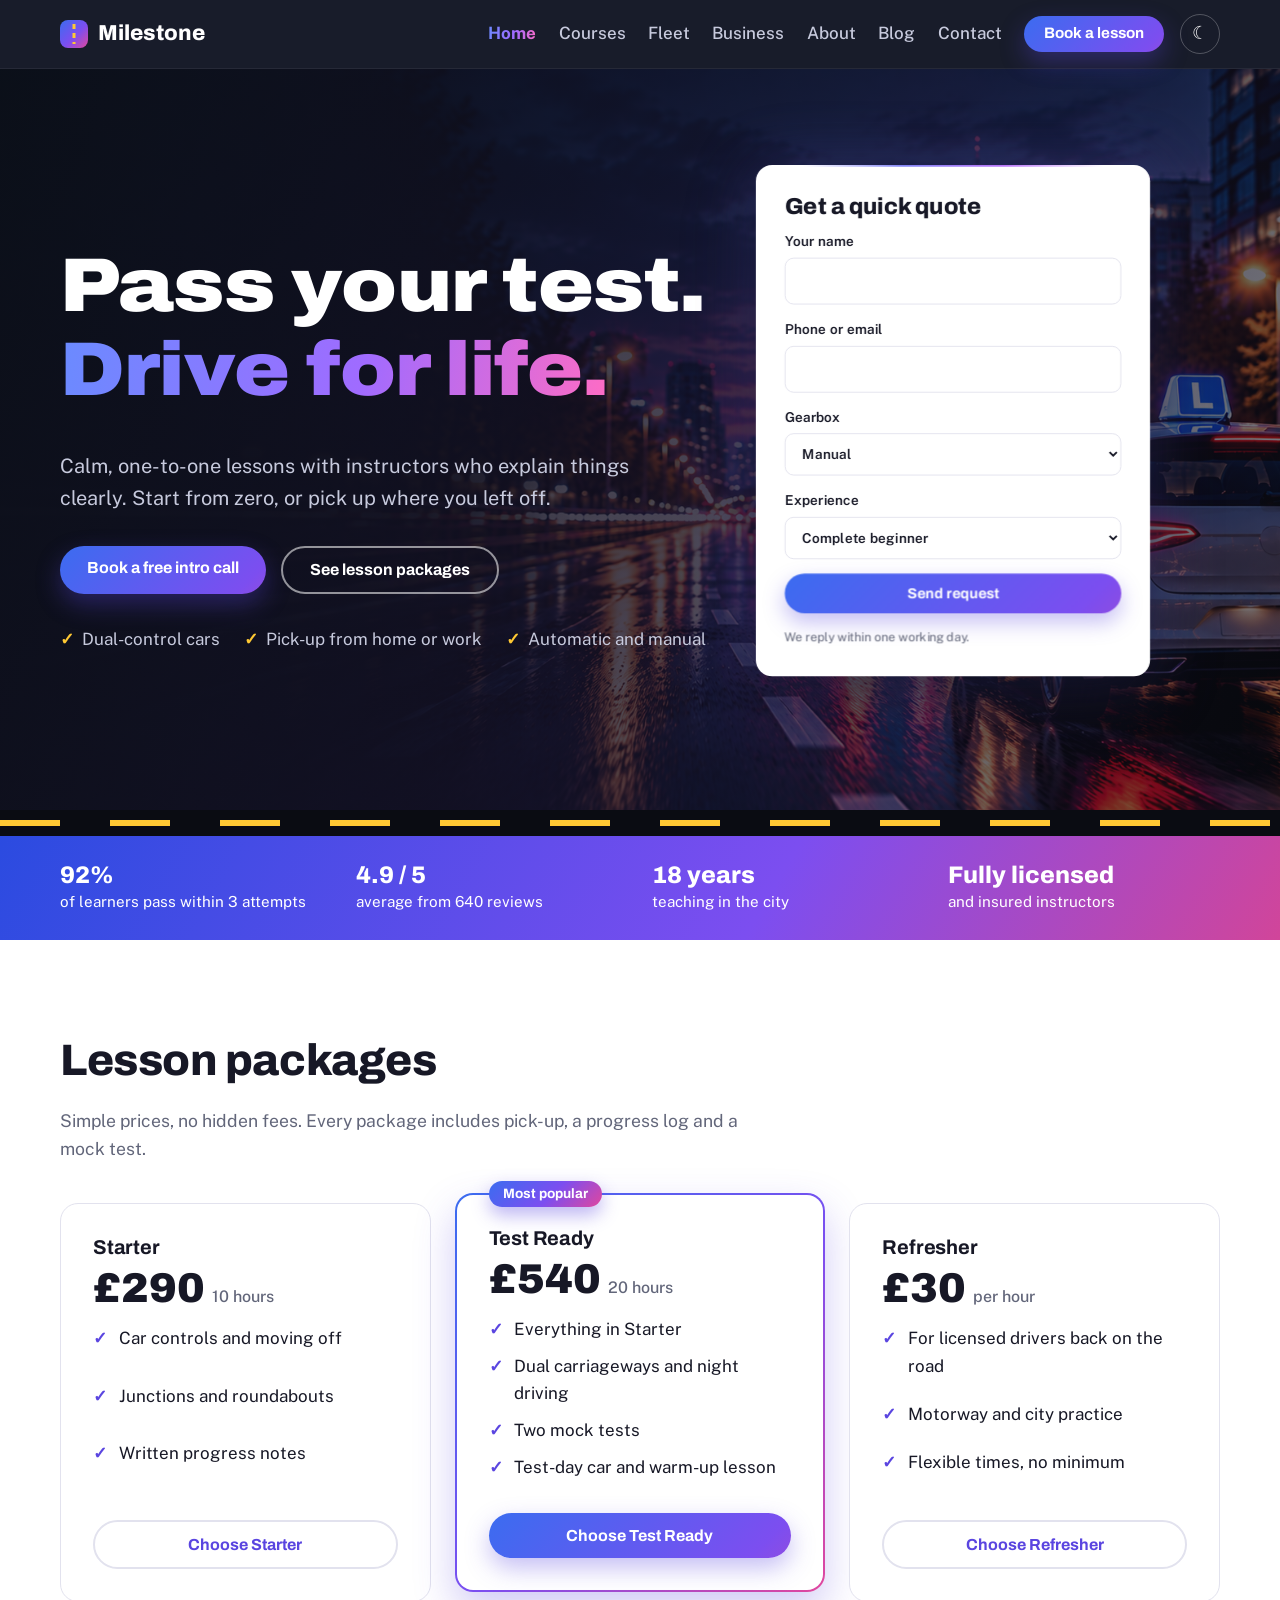
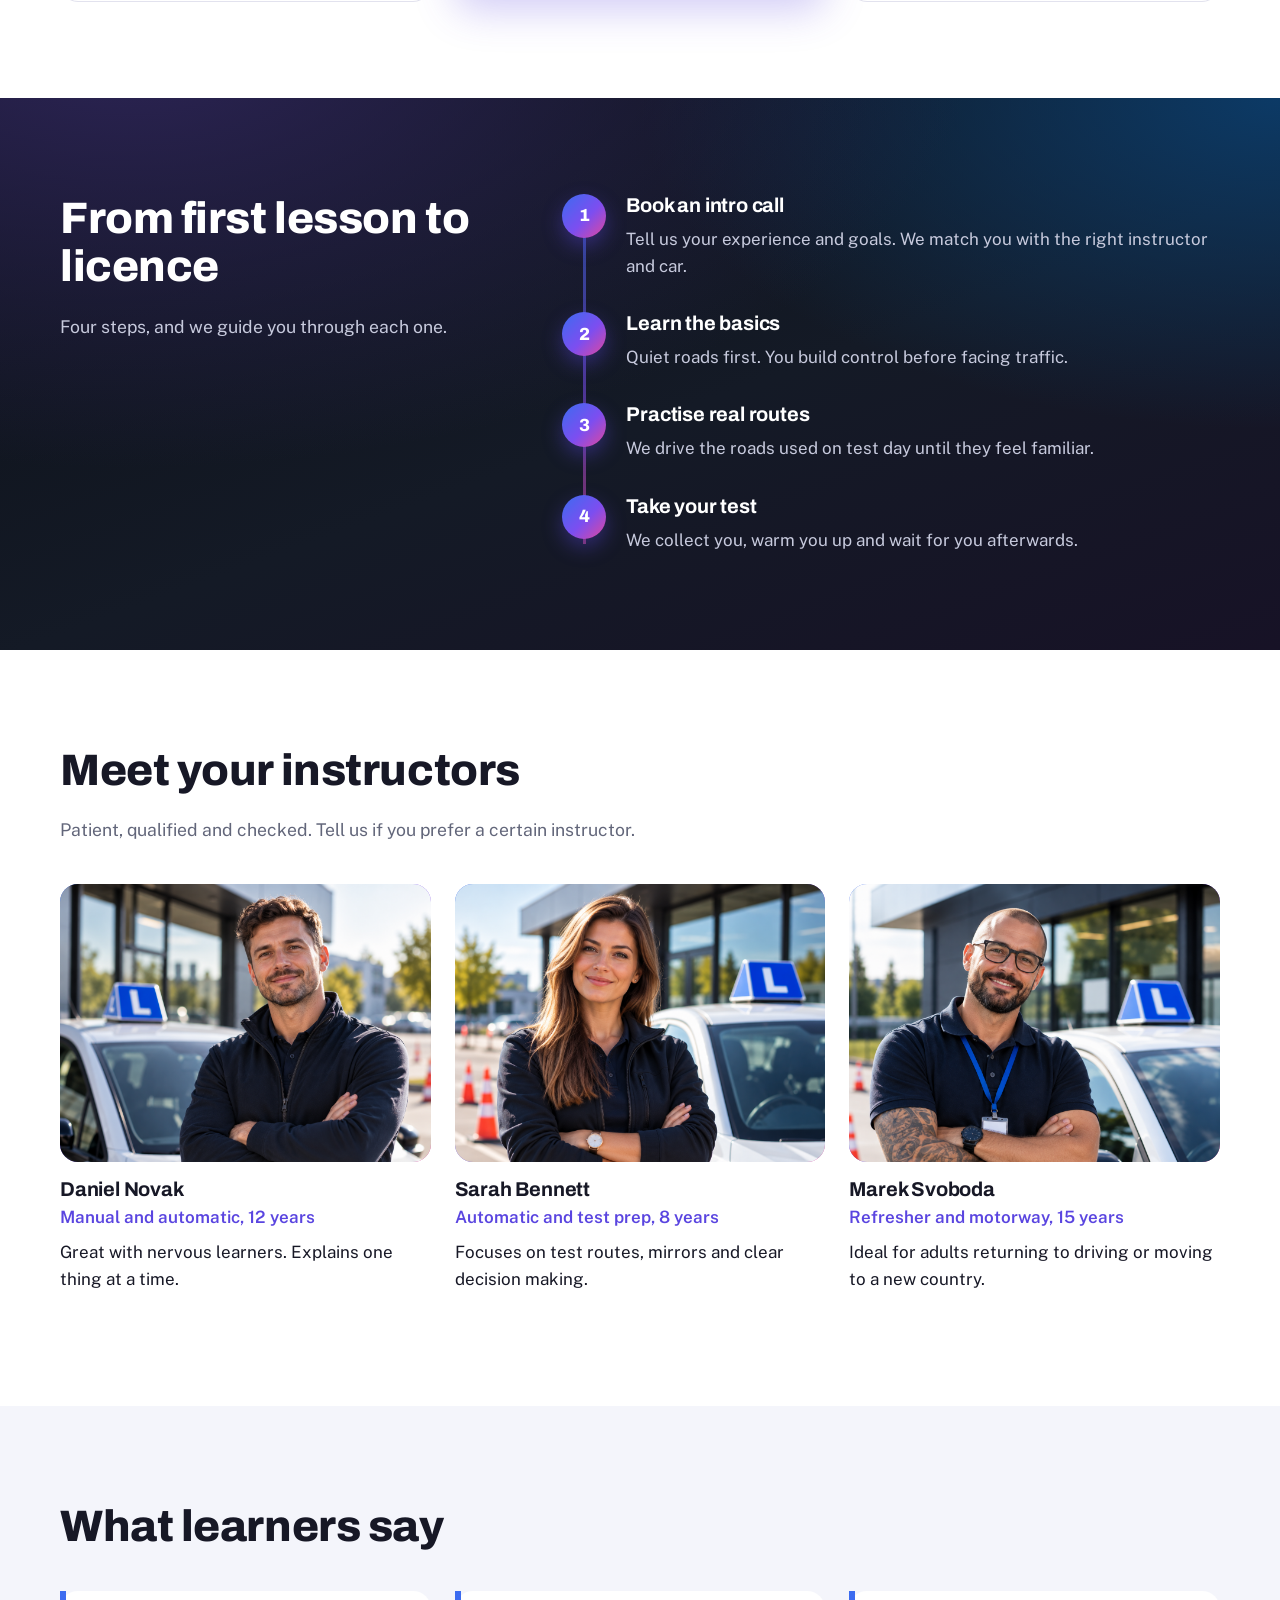
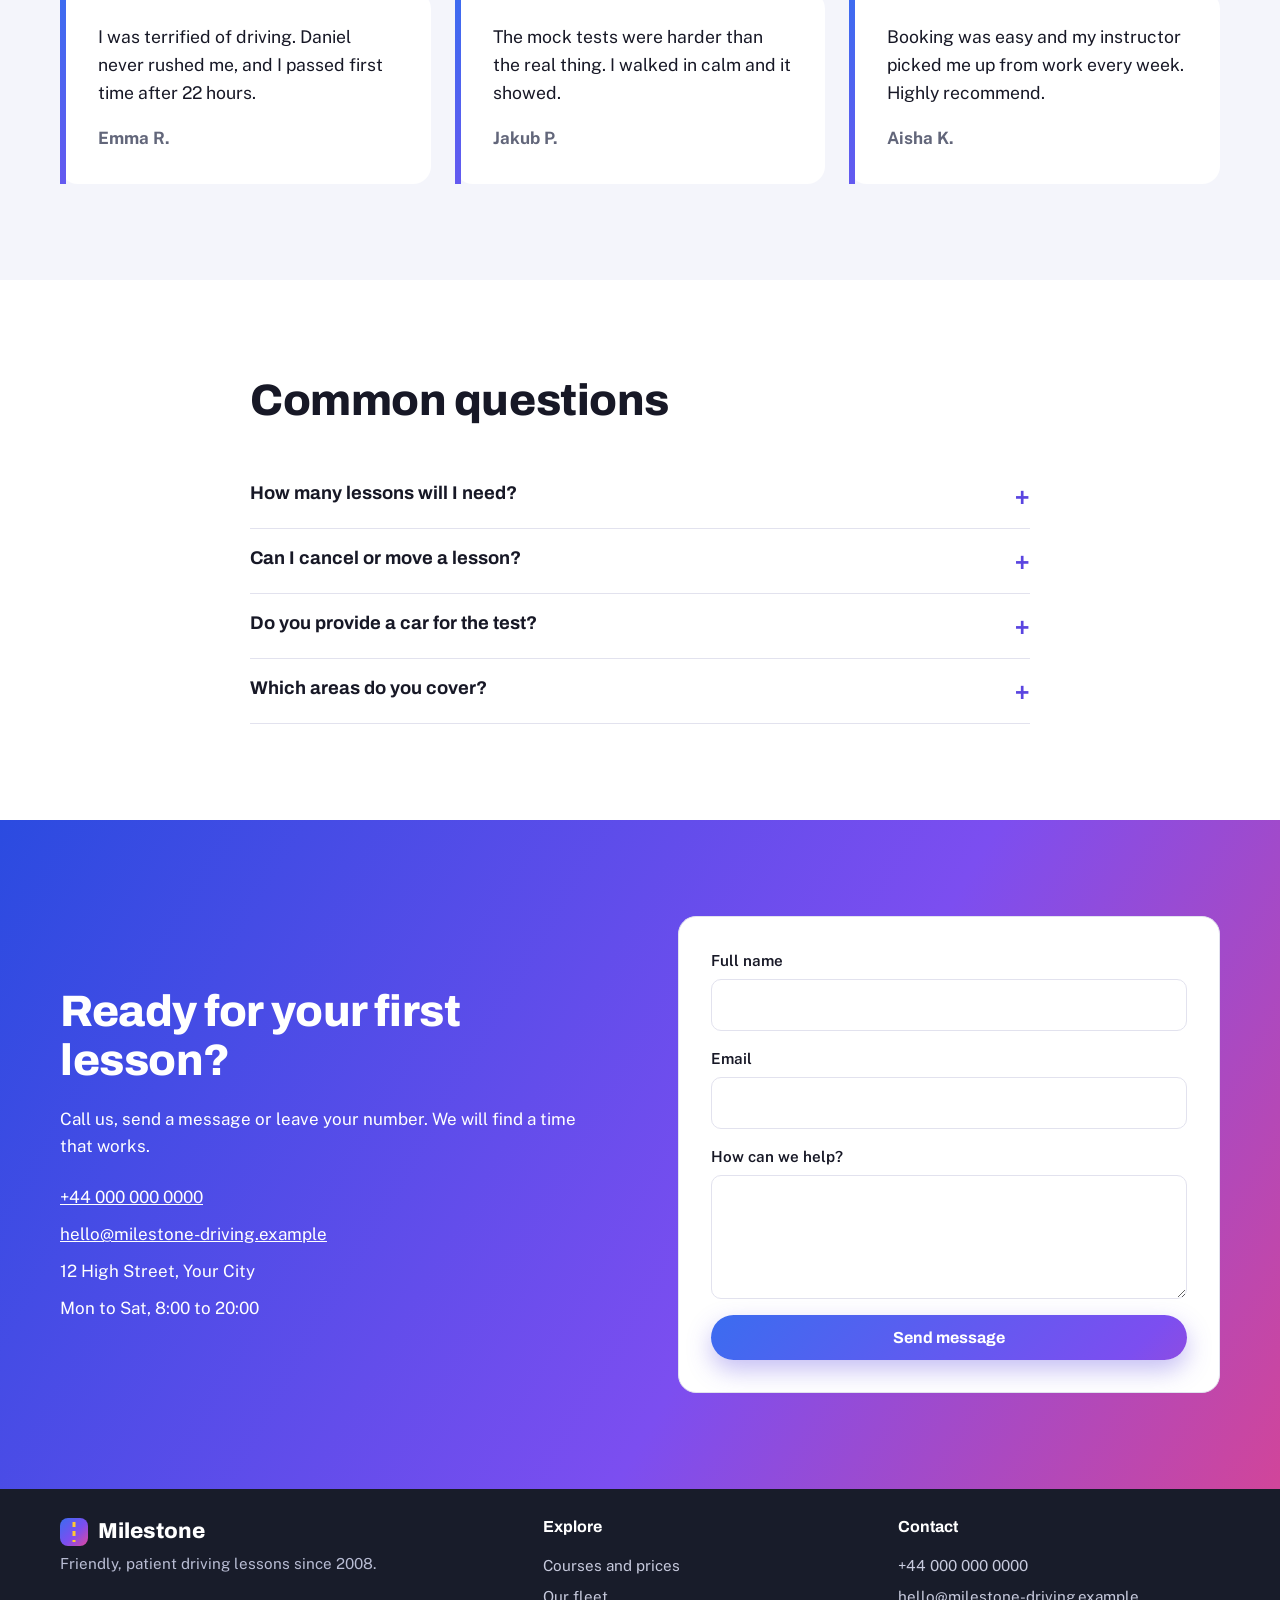
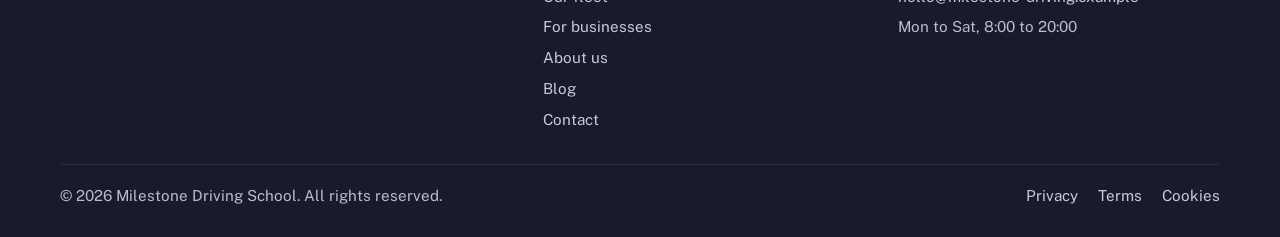
<file: index.html>
<!DOCTYPE html>
<html lang="en">
<head>
  <meta charset="UTF-8">
  <meta name="viewport" content="width=device-width, initial-scale=1">
  <title>Milestone Driving School | Learn to drive with confidence</title>
  <!-- Replace the <title> and description below with your own school name and a one-sentence summary -->
  <meta name="description" content="Friendly, patient driving lessons for beginners, nervous drivers and anyone who wants to pass first time.">
  <link rel="preconnect" href="https://fonts.googleapis.com">
  <link rel="preconnect" href="https://fonts.gstatic.com" crossorigin>
  <link href="https://fonts.googleapis.com/css2?family=Archivo:wdth,wght@75..125,500..900&family=Public+Sans:wght@400;500;600&display=swap" rel="stylesheet">
  <link rel="stylesheet" href="style.css?v=3">
  <script>try{var t=localStorage.getItem("theme")||(matchMedia("(prefers-color-scheme: dark)").matches?"dark":"light");document.documentElement.setAttribute("data-theme",t)}catch(e){}</script>
  <link rel="icon" type="image/png" href="images/favicon.png">
</head>
<body>

<a class="skip" href="#main">Skip to content</a>

<header class="site-header">
  <div class="wrap bar">
    <!-- "Milestone" is the school name shown in the logo. It also appears in the footer below and on every other page - replace it everywhere it appears -->
    <a class="logo" href="index.html" aria-label="Milestone Driving School home">
      <span class="logo-mark" aria-hidden="true"></span>Milestone
    </a>
    <div class="bar-end">
      <input type="checkbox" id="nav-toggle" class="nav-toggle" aria-label="Toggle menu">
      <nav class="nav" aria-label="Main">
      <a href="index.html" aria-current="page">Home</a>
      <a href="courses.html">Courses</a>
      <a href="fleet.html">Fleet</a>
      <a href="business.html">Business</a>
      <a href="about.html">About</a>
      <a href="blog.html">Blog</a>
      <a href="contact.html">Contact</a>
        <a class="btn btn-small" href="contact.html">Book a lesson</a>
      </nav>
      <button class="theme-toggle" id="theme-toggle" type="button" aria-label="Switch to dark mode"></button>
      <label for="nav-toggle" class="burger" aria-hidden="true"><span></span></label>
    </div>
  </div>
</header>

<main id="main">

<!-- HERO -->
<section class="hero" id="top">
  <div class="wrap hero-grid">
    <div class="hero-copy">
      <!-- Replace with your own headline -->
      <h1>Pass your test.<br><span class="grad-text">Drive for life.</span></h1>
      <!-- Replace with your own short pitch, 1-2 sentences -->
      <p class="lead">Calm, one-to-one lessons with instructors who explain things clearly. Start from zero, or pick up where you left off.</p>
      <div class="hero-actions">
        <a class="btn" href="#book">Book a free intro call</a>
        <a class="btn btn-ghost" href="courses.html">See lesson packages</a>
      </div>
      <!-- Replace with your own three key selling points -->
      <ul class="ticks">
        <li>Dual-control cars</li>
        <li>Pick-up from home or work</li>
        <li>Automatic and manual</li>
      </ul>
    </div>

    <aside class="quote-card" aria-label="Quick price check">
      <h2>Get a quick quote</h2>
      <!-- IMPORTANT: action="#" does not send this form anywhere. Point it to your booking system, email service (e.g. Formspree) or backend before going live -->
      <form class="form" action="#" method="post">
        <label>Your name
          <input type="text" name="name" autocomplete="name" required>
        </label>
        <label>Phone or email
          <input type="text" name="contact" required>
        </label>
        <label>Gearbox
          <select name="gearbox">
            <option>Manual</option>
            <option>Automatic</option>
            <option>Not sure yet</option>
          </select>
        </label>
        <label>Experience
          <select name="level">
            <option>Complete beginner</option>
            <option>Some lessons already</option>
            <option>Ready for my test</option>
          </select>
        </label>
        <button class="btn btn-block" type="submit">Send request</button>
        <p class="fine">We reply within one working day.</p>
      </form>
    </aside>
  </div>
  <div class="road" aria-hidden="true"></div>
</section>

<!-- TRUST BAR -->
<section class="trust">
  <!-- Replace with your real statistics -->
  <div class="wrap trust-grid">
    <p><strong>92%</strong> of learners pass within 3 attempts</p>
    <p><strong>4.9 / 5</strong> average from 640 reviews</p>
    <p><strong>18 years</strong> teaching in the city</p>
    <p><strong>Fully licensed</strong> and insured instructors</p>
  </div>
</section>

<!-- COURSES -->
<section class="section" id="courses">
  <div class="wrap">
    <div class="section-head">
      <h2>Lesson packages</h2>
      <p>Simple prices, no hidden fees. Every package includes pick-up, a progress log and a mock test.</p>
    </div>

    <!-- Replace prices, hours and included items in all three packages below with your own -->
    <div class="cards three">
      <article class="plan">
        <h3>Starter</h3>
        <p class="price">£290 <span>10 hours</span></p>
        <ul>
          <li>Car controls and moving off</li>
          <li>Junctions and roundabouts</li>
          <li>Written progress notes</li>
        </ul>
        <a class="btn btn-ghost btn-block" href="#book">Choose Starter</a>
      </article>

      <article class="plan featured">
        <span class="badge">Most popular</span>
        <h3>Test Ready</h3>
        <p class="price">£540 <span>20 hours</span></p>
        <ul>
          <li>Everything in Starter</li>
          <li>Dual carriageways and night driving</li>
          <li>Two mock tests</li>
          <li>Test-day car and warm-up lesson</li>
        </ul>
        <a class="btn btn-block" href="#book">Choose Test Ready</a>
      </article>

      <article class="plan">
        <h3>Refresher</h3>
        <p class="price">£30 <span>per hour</span></p>
        <ul>
          <li>For licensed drivers back on the road</li>
          <li>Motorway and city practice</li>
          <li>Flexible times, no minimum</li>
        </ul>
        <a class="btn btn-ghost btn-block" href="#book">Choose Refresher</a>
      </article>
    </div>
  </div>
</section>

<!-- PROCESS -->
<section class="section dark" id="process">
  <div class="wrap split">
    <div class="section-head left">
      <h2>From first lesson to licence</h2>
      <p>Four steps, and we guide you through each one.</p>
    </div>
    <!-- Generic process steps - edit wording only if your process is different -->
    <ol class="steps">
      <li>
        <h3>Book an intro call</h3>
        <p>Tell us your experience and goals. We match you with the right instructor and car.</p>
      </li>
      <li>
        <h3>Learn the basics</h3>
        <p>Quiet roads first. You build control before facing traffic.</p>
      </li>
      <li>
        <h3>Practise real routes</h3>
        <p>We drive the roads used on test day until they feel familiar.</p>
      </li>
      <li>
        <h3>Take your test</h3>
        <p>We collect you, warm you up and wait for you afterwards.</p>
      </li>
    </ol>
  </div>
</section>

<!-- INSTRUCTORS -->
<section class="section" id="instructors">
  <div class="wrap">
    <div class="section-head">
      <h2>Meet your instructors</h2>
      <p>Patient, qualified and checked. Tell us if you prefer a certain instructor.</p>
    </div>
    <!-- Replace names, years of experience and descriptions with your real instructors -->
    <div class="cards three">
      <article class="person">
        <img class="photo" src="images/Novak.png" alt="Daniel Novak, driving instructor">
        <h3>Daniel Novak</h3>
        <p class="role">Manual and automatic, 12 years</p>
        <p>Great with nervous learners. Explains one thing at a time.</p>
      </article>
      <article class="person">
        <img class="photo" src="images/Bennett.png" alt="Sarah Bennett, driving instructor">
        <h3>Sarah Bennett</h3>
        <p class="role">Automatic and test prep, 8 years</p>
        <p>Focuses on test routes, mirrors and clear decision making.</p>
      </article>
      <article class="person">
        <img class="photo" src="images/Svoboda.png" alt="Marek Svoboda, driving instructor">
        <h3>Marek Svoboda</h3>
        <p class="role">Refresher and motorway, 15 years</p>
        <p>Ideal for adults returning to driving or moving to a new country.</p>
      </article>
    </div>
  </div>
</section>

<!-- REVIEWS -->
<section class="section tint" id="reviews">
  <div class="wrap">
    <div class="section-head">
      <h2>What learners say</h2>
    </div>
    <!-- Replace with your own real reviews and customer names -->
    <div class="cards three">
      <blockquote class="review">
        <p>I was terrified of driving. Daniel never rushed me, and I passed first time after 22 hours.</p>
        <footer>Emma R.</footer>
      </blockquote>
      <blockquote class="review">
        <p>The mock tests were harder than the real thing. I walked in calm and it showed.</p>
        <footer>Jakub P.</footer>
      </blockquote>
      <blockquote class="review">
        <p>Booking was easy and my instructor picked me up from work every week. Highly recommend.</p>
        <footer>Aisha K.</footer>
      </blockquote>
    </div>
  </div>
</section>

<!-- FAQ -->
<section class="section" id="faq">
  <div class="wrap narrow">
    <div class="section-head left">
      <h2>Common questions</h2>
    </div>
    <!-- Edit questions and answers to match your own policies (cancellation window, test car fee, areas covered, etc.) -->
    <details>
      <summary>How many lessons will I need?</summary>
      <p>It depends on your starting point. Most learners need 30 to 45 hours in total, including private practice.</p>
    </details>
    <details>
      <summary>Can I cancel or move a lesson?</summary>
      <p>Yes. Free changes up to 24 hours before. After that we charge half the lesson price.</p>
    </details>
    <details>
      <summary>Do you provide a car for the test?</summary>
      <p>Yes. It is included in the Test Ready package and costs £70 with other packages.</p>
    </details>
    <details>
      <summary>Which areas do you cover?</summary>
      <p>The whole city and surrounding suburbs. Ask us if you are not sure about your postcode.</p>
    </details>
  </div>
</section>

<!-- BOOKING CTA -->
<section class="cta" id="book">
  <div class="wrap cta-grid">
    <div>
      <h2>Ready for your first lesson?</h2>
      <p>Call us, send a message or leave your number. We will find a time that works.</p>
      <!-- Replace phone number, email, address and opening hours below. The same details also appear in the footer - update both places -->
      <ul class="contact">
        <li><a href="tel:+440000000000">+44 000 000 0000</a></li>
        <li><a href="mailto:hello@milestone-driving.example">hello@milestone-driving.example</a></li>
        <li>12 High Street, Your City</li>
        <li>Mon to Sat, 8:00 to 20:00</li>
      </ul>
    </div>
    <!-- IMPORTANT: action="#" does not send this form anywhere - point it to your form service or backend before going live -->
    <form class="form on-dark" action="#" method="post">
      <label>Full name
        <input type="text" name="fullname" autocomplete="name" required>
      </label>
      <label>Email
        <input type="email" name="email" autocomplete="email" required>
      </label>
      <label>How can we help?
        <textarea name="message" rows="4"></textarea>
      </label>
      <button class="btn btn-block" type="submit">Send message</button>
    </form>
  </div>
</section>

</main>

<footer class="site-footer">
  <div class="wrap foot-grid">
    <div>
      <!-- School name and founding year - keep in sync with the header logo above -->
      <a class="logo" href="index.html"><span class="logo-mark" aria-hidden="true"></span>Milestone</a>
      <p>Friendly, patient driving lessons since 2008.</p>
    </div>
    <nav aria-label="Footer">
      <h4>Explore</h4>
      <a href="courses.html">Courses and prices</a>
      <a href="fleet.html">Our fleet</a>
      <a href="business.html">For businesses</a>
      <a href="about.html">About us</a>
      <a href="blog.html">Blog</a>
      <a href="contact.html">Contact</a>
    </nav>
    <div>
      <!-- Replace phone number, email and opening hours - same details as the booking section above -->
      <h4>Contact</h4>
      <a href="tel:+440000000000">+44 000 000 0000</a>
      <a href="mailto:hello@milestone-driving.example">hello@milestone-driving.example</a>
      <span>Mon to Sat, 8:00 to 20:00</span>
    </div>
  </div>
  <div class="wrap copy">
    <!-- Update copyright year and school name -->
    <p>&copy; 2026 Milestone Driving School. All rights reserved.</p>
    <!-- These links currently go nowhere (href="#") - point them to real Privacy, Terms and Cookies pages -->
    <p><a href="#">Privacy</a> <a href="#">Terms</a> <a href="#">Cookies</a></p>
  </div>
</footer>

<script src="script.js?v=3"></script>
</body>
</html>
</file>
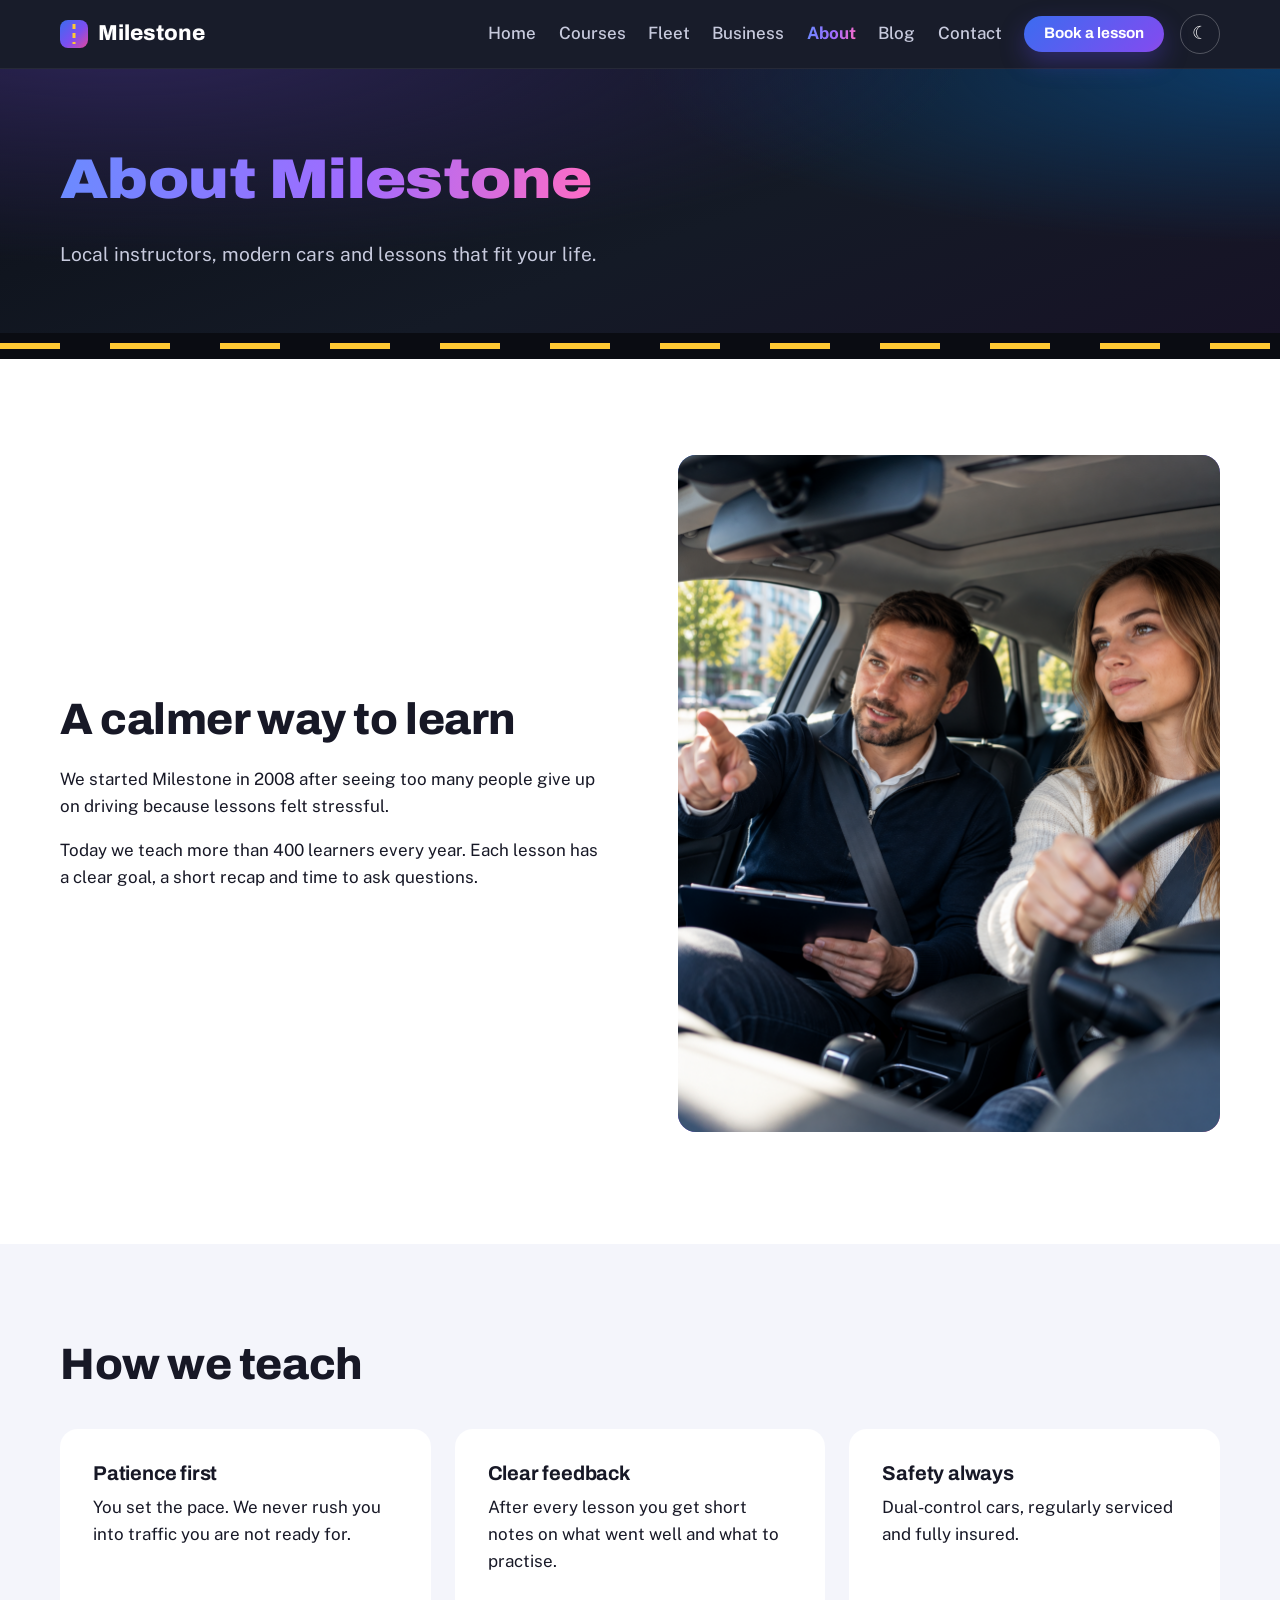
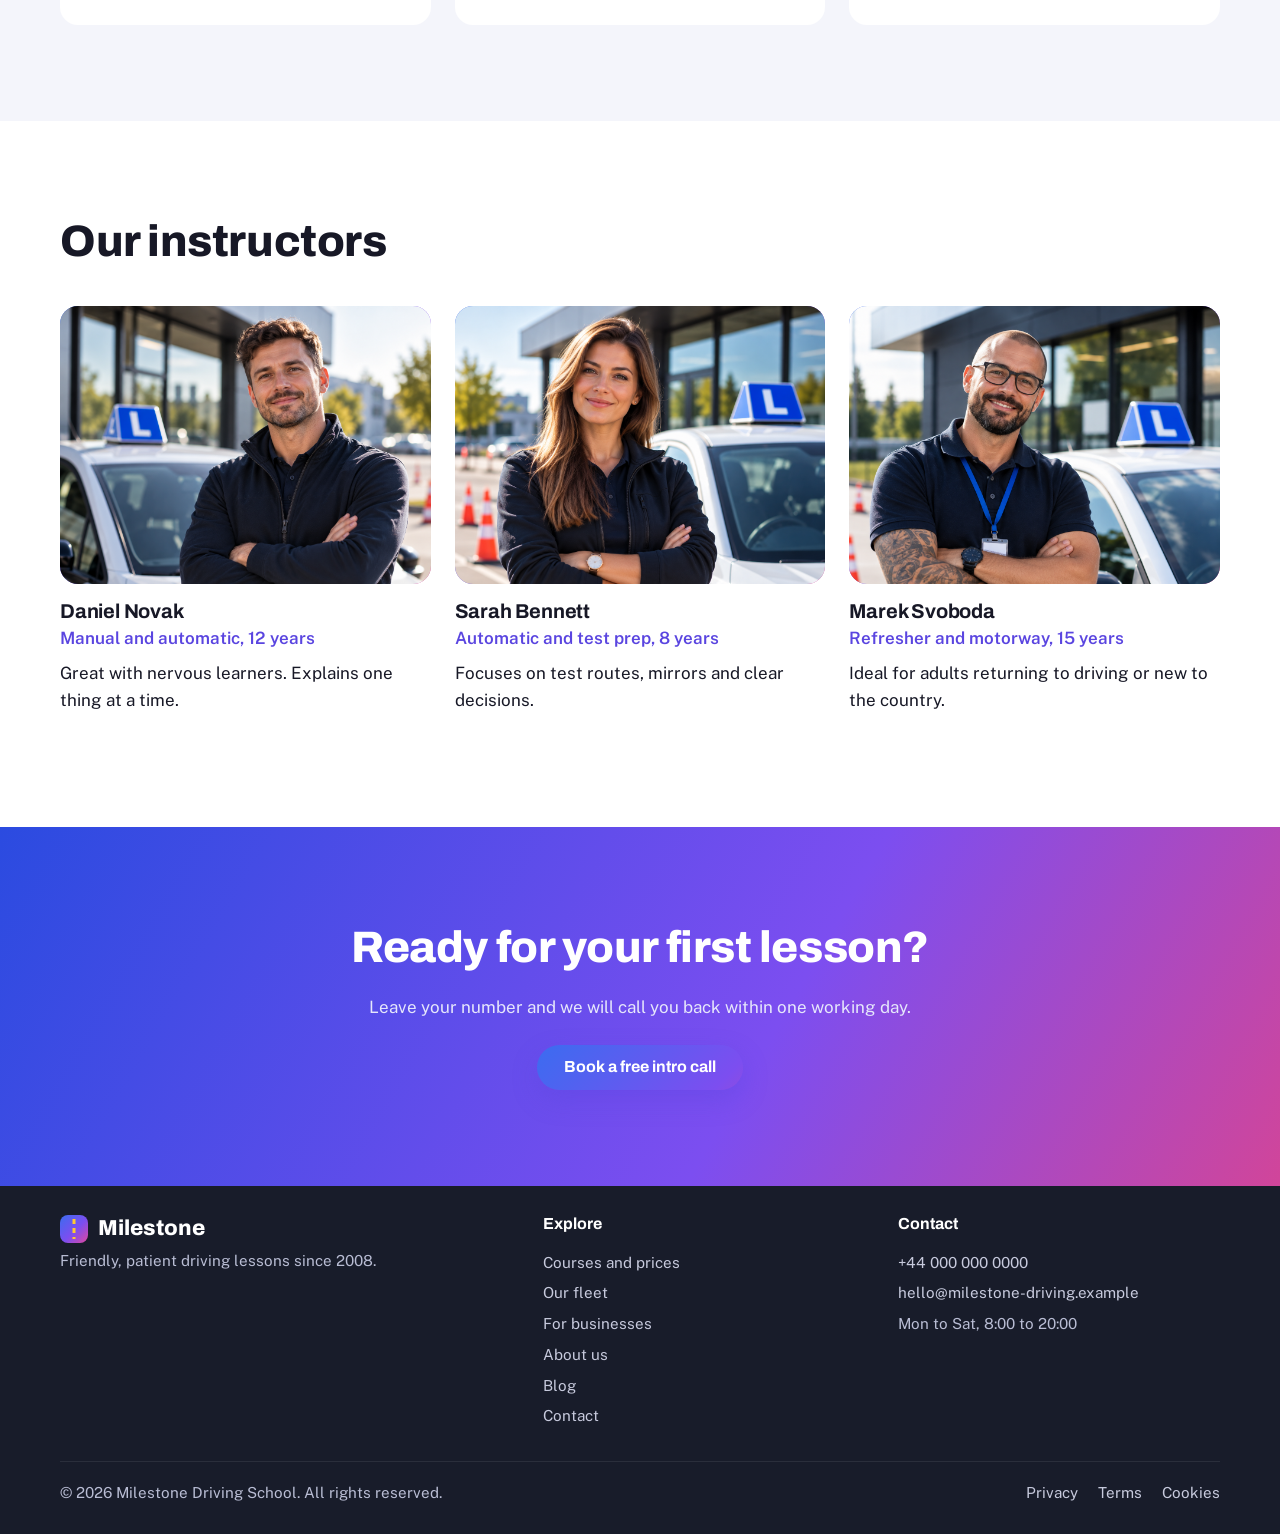
<file: about.html>
<!DOCTYPE html>
<html lang="en">
<head>
  <meta charset="UTF-8">
  <meta name="viewport" content="width=device-width, initial-scale=1">
  <title>About us | Milestone Driving School</title>
  <meta name="description" content="Meet the team behind Milestone Driving School.">
  <link rel="preconnect" href="https://fonts.googleapis.com">
  <link rel="preconnect" href="https://fonts.gstatic.com" crossorigin>
  <link href="https://fonts.googleapis.com/css2?family=Archivo:wdth,wght@75..125,500..900&family=Public+Sans:wght@400;500;600&display=swap" rel="stylesheet">
  <link rel="stylesheet" href="style.css?v=3">
  <script>try{var t=localStorage.getItem("theme")||(matchMedia("(prefers-color-scheme: dark)").matches?"dark":"light");document.documentElement.setAttribute("data-theme",t)}catch(e){}</script>
  <link rel="icon" type="image/png" href="images/favicon.png">
</head>
<body>
<a class="skip" href="#main">Skip to content</a>
<header class="site-header">
  <div class="wrap bar">
    <!-- School name - keep in sync with the same logo on every other page and in the footer -->
    <a class="logo" href="index.html" aria-label="Milestone Driving School home">
      <span class="logo-mark" aria-hidden="true"></span>Milestone
    </a>
    <div class="bar-end">
      <input type="checkbox" id="nav-toggle" class="nav-toggle" aria-label="Toggle menu">
      <nav class="nav" aria-label="Main">
      <a href="index.html">Home</a>
      <a href="courses.html">Courses</a>
      <a href="fleet.html">Fleet</a>
      <a href="business.html">Business</a>
      <a href="about.html" aria-current="page">About</a>
      <a href="blog.html">Blog</a>
      <a href="contact.html">Contact</a>
        <a class="btn btn-small" href="contact.html">Book a lesson</a>
      </nav>
      <button class="theme-toggle" id="theme-toggle" type="button" aria-label="Switch to dark mode"></button>
      <label for="nav-toggle" class="burger" aria-hidden="true"><span></span></label>
    </div>
  </div>
</header>
<main id="main">
<!-- Replace heading and subtext with your own -->
<section class="page-hero">
  <div class="wrap"><h1><span class="grad-text">About Milestone</span></h1><p>Local instructors, modern cars and lessons that fit your life.</p></div>
  <div class="road" aria-hidden="true"></div>
</section>

<!-- STORY -->
<section class="section">
  <div class="wrap grid-2">
    <!-- Replace with your own school story: founding year, learner numbers, teaching philosophy -->
    <div>
      <h2>A calmer way to learn</h2>
      <p>We started Milestone in 2008 after seeing too many people give up on driving because lessons felt stressful.</p>
      <p>Today we teach more than 400 learners every year. Each lesson has a clear goal, a short recap and time to ask questions.</p>
    </div>
    <img class="photo tall" src="images/aboutus.png" alt="Milestone driving school team">
  </div>
</section>

<!-- TEACHING APPROACH -->
<section class="section tint">
  <div class="wrap">
    <!-- Edit the three cards below to describe your own approach, or add/remove cards -->
    <div class="section-head"><h2>How we teach</h2></div>
    <div class="cards three">
      <article class="card"><h3>Patience first</h3><p>You set the pace. We never rush you into traffic you are not ready for.</p></article>
      <article class="card"><h3>Clear feedback</h3><p>After every lesson you get short notes on what went well and what to practise.</p></article>
      <article class="card"><h3>Safety always</h3><p>Dual-control cars, regularly serviced and fully insured.</p></article>
    </div>
  </div>
</section>

<!-- INSTRUCTORS -->
<!-- Same instructor cards as on index.html - keep names, photos and descriptions in sync on both pages -->
<section class="section">
  <div class="wrap">
    <div class="section-head"><h2>Our instructors</h2></div>
    <div class="cards three">
      <article class="person">
        <img class="photo" src="images/Novak.png" alt="Daniel Novak, driving instructor">
        <h3>Daniel Novak</h3><p class="role">Manual and automatic, 12 years</p><p>Great with nervous learners. Explains one thing at a time.</p>
      </article>
      <article class="person">
        <img class="photo" src="images/Bennett.png" alt="Sarah Bennett, driving instructor">
        <h3>Sarah Bennett</h3><p class="role">Automatic and test prep, 8 years</p><p>Focuses on test routes, mirrors and clear decisions.</p>
      </article>
      <article class="person">
        <img class="photo" src="images/Svoboda.png" alt="Marek Svoboda, driving instructor">
        <h3>Marek Svoboda</h3><p class="role">Refresher and motorway, 15 years</p><p>Ideal for adults returning to driving or new to the country.</p>
      </article>
    </div>
  </div>
</section>
<section class="cta">
  <div class="wrap center-block">
    <h2>Ready for your first lesson?</h2>
    <p>Leave your number and we will call you back within one working day.</p>
    <a class="btn" href="contact.html">Book a free intro call</a>
  </div>
</section>
</main>
<footer class="site-footer">
  <div class="wrap foot-grid">
    <div>
      <a class="logo" href="index.html"><span class="logo-mark" aria-hidden="true"></span>Milestone</a>
      <p>Friendly, patient driving lessons since 2008.</p>
    </div>
    <nav aria-label="Footer">
      <h4>Explore</h4>
      <a href="courses.html">Courses and prices</a>
      <a href="fleet.html">Our fleet</a>
      <a href="business.html">For businesses</a>
      <a href="about.html">About us</a>
      <a href="blog.html">Blog</a>
      <a href="contact.html">Contact</a>
    </nav>
    <div>
      <h4>Contact</h4>
      <a href="tel:+440000000000">+44 000 000 0000</a>
      <a href="mailto:hello@milestone-driving.example">hello@milestone-driving.example</a>
      <span>Mon to Sat, 8:00 to 20:00</span>
    </div>
  </div>
  <div class="wrap copy">
    <p>&copy; 2026 Milestone Driving School. All rights reserved.</p>
    <p><a href="#">Privacy</a> <a href="#">Terms</a> <a href="#">Cookies</a></p>
  </div>
</footer>
<script src="script.js?v=3"></script>
</body>
</html>
</file>
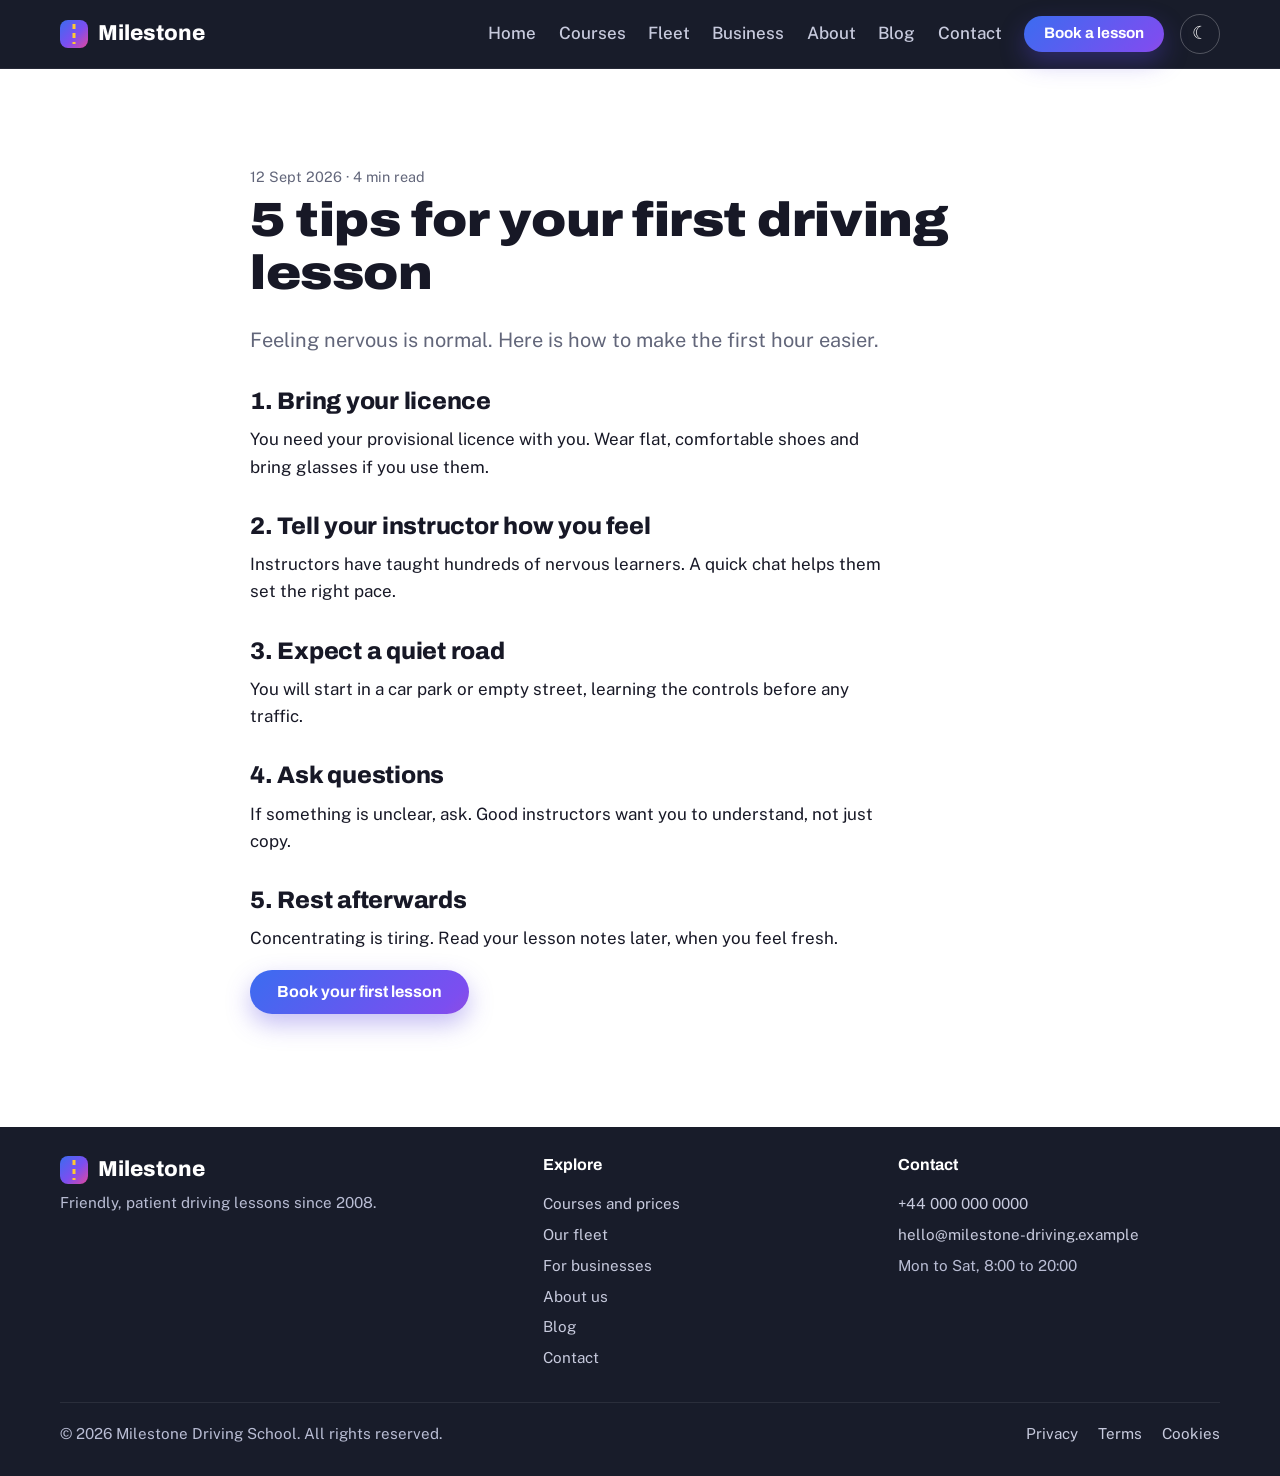
<file: blog-post.html>
<!DOCTYPE html>
<html lang="en">
<head>
  <meta charset="UTF-8">
  <meta name="viewport" content="width=device-width, initial-scale=1">
  <!-- This is the template for ONE blog post. blog.html currently links all three post previews to this same file - see the note further down -->
  <title>5 tips for your first driving lesson | Milestone Driving School</title>
  <meta name="description" content="What to bring, what to expect and how to stay calm.">
  <link rel="preconnect" href="https://fonts.googleapis.com">
  <link rel="preconnect" href="https://fonts.gstatic.com" crossorigin>
  <link href="https://fonts.googleapis.com/css2?family=Archivo:wdth,wght@75..125,500..900&family=Public+Sans:wght@400;500;600&display=swap" rel="stylesheet">
  <link rel="stylesheet" href="style.css?v=3">
  <script>try{var t=localStorage.getItem("theme")||(matchMedia("(prefers-color-scheme: dark)").matches?"dark":"light");document.documentElement.setAttribute("data-theme",t)}catch(e){}</script>
  <link rel="icon" type="image/png" href="images/favicon.png">
</head>
<body>
<a class="skip" href="#main">Skip to content</a>
<header class="site-header">
  <div class="wrap bar">
    <a class="logo" href="index.html" aria-label="Milestone Driving School home">
      <span class="logo-mark" aria-hidden="true"></span>Milestone
    </a>
    <div class="bar-end">
      <input type="checkbox" id="nav-toggle" class="nav-toggle" aria-label="Toggle menu">
      <nav class="nav" aria-label="Main">
      <a href="index.html">Home</a>
      <a href="courses.html">Courses</a>
      <a href="fleet.html">Fleet</a>
      <a href="business.html">Business</a>
      <a href="about.html">About</a>
      <a href="blog.html">Blog</a>
      <a href="contact.html">Contact</a>
        <a class="btn btn-small" href="contact.html">Book a lesson</a>
      </nav>
      <button class="theme-toggle" id="theme-toggle" type="button" aria-label="Switch to dark mode"></button>
      <label for="nav-toggle" class="burger" aria-hidden="true"><span></span></label>
    </div>
  </div>
</header>
<main id="main">

<!-- IMPORTANT: this template has only one blog-post.html file. All three articles on blog.html link here for now.
     To publish separate articles, duplicate this file (e.g. blog-post-2.html), give each its own <title>/<meta description>
     and content below, then update the matching link in blog.html to point to the new file name -->
<article class="section"><div class="wrap narrow article">
  <!-- Replace date, read time, title, intro and all sections below with your own article -->
  <p class="meta">12 Sept 2026 &middot; 4 min read</p>
  <h1>5 tips for your first driving lesson</h1>
  <p class="lead-dark">Feeling nervous is normal. Here is how to make the first hour easier.</p>
  <h2>1. Bring your licence</h2>
  <p>You need your provisional licence with you. Wear flat, comfortable shoes and bring glasses if you use them.</p>
  <h2>2. Tell your instructor how you feel</h2>
  <p>Instructors have taught hundreds of nervous learners. A quick chat helps them set the right pace.</p>
  <h2>3. Expect a quiet road</h2>
  <p>You will start in a car park or empty street, learning the controls before any traffic.</p>
  <h2>4. Ask questions</h2>
  <p>If something is unclear, ask. Good instructors want you to understand, not just copy.</p>
  <h2>5. Rest afterwards</h2>
  <p>Concentrating is tiring. Read your lesson notes later, when you feel fresh.</p>
  <p><a class="btn" href="contact.html">Book your first lesson</a></p>
</div></article>
</main>
<footer class="site-footer">
  <div class="wrap foot-grid">
    <div>
      <a class="logo" href="index.html"><span class="logo-mark" aria-hidden="true"></span>Milestone</a>
      <p>Friendly, patient driving lessons since 2008.</p>
    </div>
    <nav aria-label="Footer">
      <h4>Explore</h4>
      <a href="courses.html">Courses and prices</a>
      <a href="fleet.html">Our fleet</a>
      <a href="business.html">For businesses</a>
      <a href="about.html">About us</a>
      <a href="blog.html">Blog</a>
      <a href="contact.html">Contact</a>
    </nav>
    <div>
      <h4>Contact</h4>
      <a href="tel:+440000000000">+44 000 000 0000</a>
      <a href="mailto:hello@milestone-driving.example">hello@milestone-driving.example</a>
      <span>Mon to Sat, 8:00 to 20:00</span>
    </div>
  </div>
  <div class="wrap copy">
    <p>&copy; 2026 Milestone Driving School. All rights reserved.</p>
    <p><a href="#">Privacy</a> <a href="#">Terms</a> <a href="#">Cookies</a></p>
  </div>
</footer>
<script src="script.js?v=3"></script>
</body>
</html>
</file>
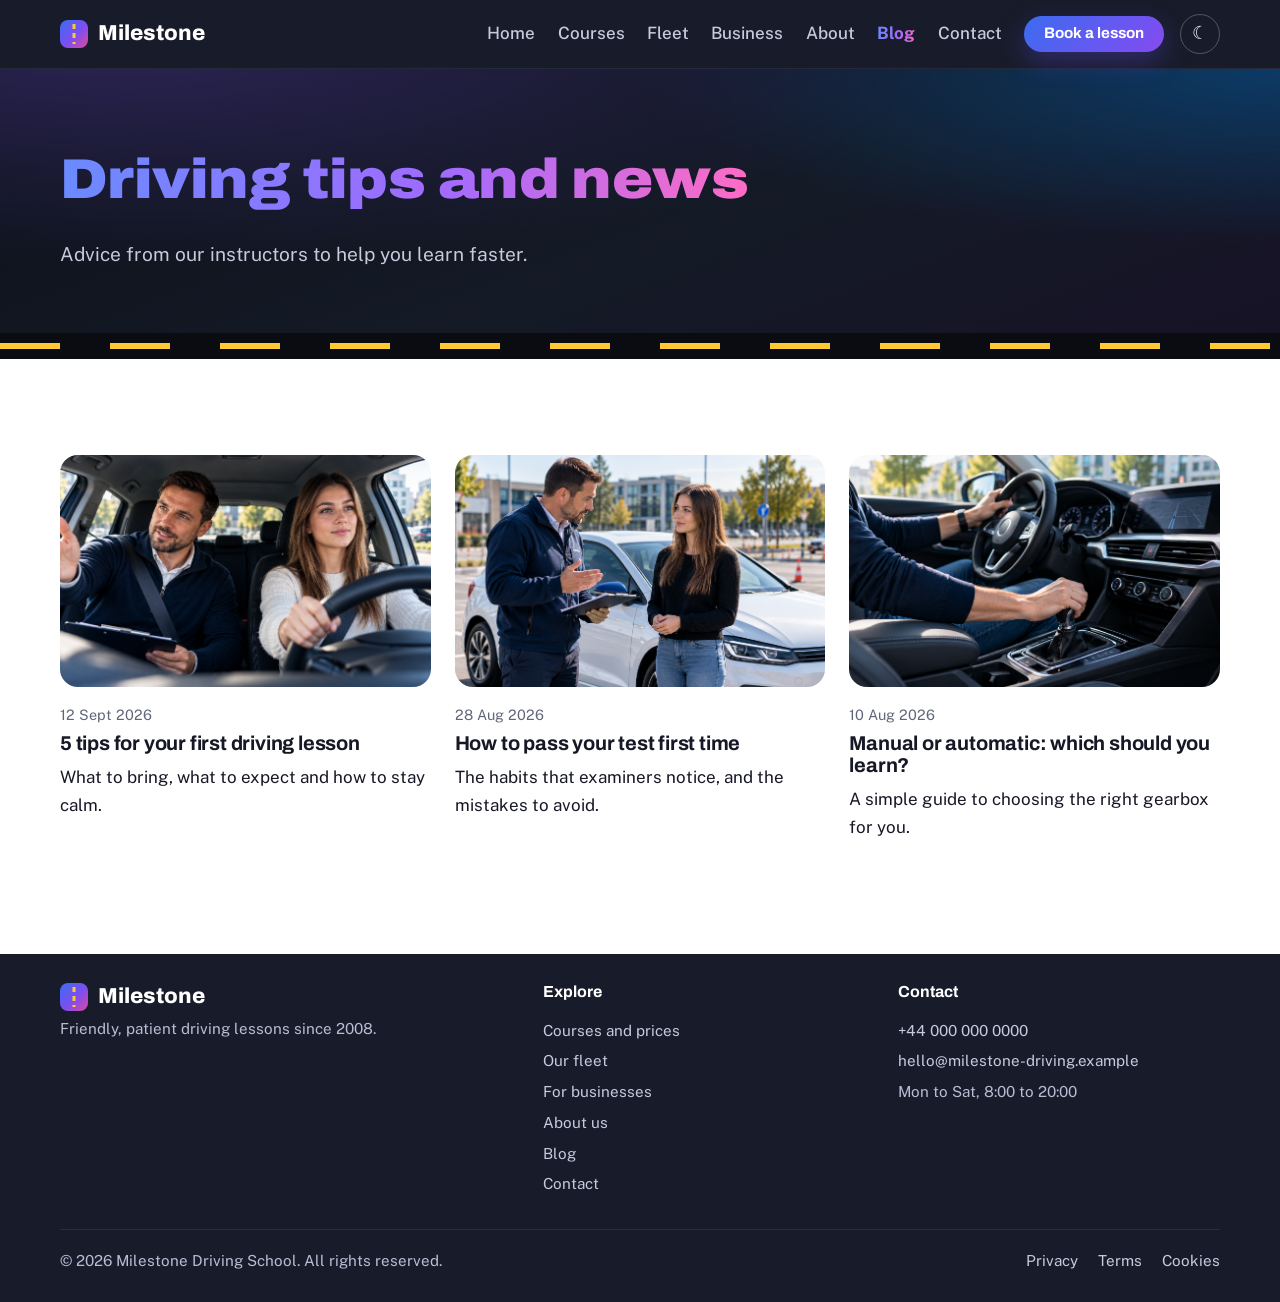
<file: blog.html>
<!DOCTYPE html>
<html lang="en">
<head>
  <meta charset="UTF-8">
  <meta name="viewport" content="width=device-width, initial-scale=1">
  <title>Blog | Milestone Driving School</title>
  <meta name="description" content="Driving tips, test advice and school news.">
  <link rel="preconnect" href="https://fonts.googleapis.com">
  <link rel="preconnect" href="https://fonts.gstatic.com" crossorigin>
  <link href="https://fonts.googleapis.com/css2?family=Archivo:wdth,wght@75..125,500..900&family=Public+Sans:wght@400;500;600&display=swap" rel="stylesheet">
  <link rel="stylesheet" href="style.css?v=3">
  <script>try{var t=localStorage.getItem("theme")||(matchMedia("(prefers-color-scheme: dark)").matches?"dark":"light");document.documentElement.setAttribute("data-theme",t)}catch(e){}</script>
  <link rel="icon" type="image/png" href="images/favicon.png">
</head>
<body>
<a class="skip" href="#main">Skip to content</a>
<header class="site-header">
  <div class="wrap bar">
    <a class="logo" href="index.html" aria-label="Milestone Driving School home">
      <span class="logo-mark" aria-hidden="true"></span>Milestone
    </a>
    <div class="bar-end">
      <input type="checkbox" id="nav-toggle" class="nav-toggle" aria-label="Toggle menu">
      <nav class="nav" aria-label="Main">
      <a href="index.html">Home</a>
      <a href="courses.html">Courses</a>
      <a href="fleet.html">Fleet</a>
      <a href="business.html">Business</a>
      <a href="about.html">About</a>
      <a href="blog.html" aria-current="page">Blog</a>
      <a href="contact.html">Contact</a>
        <a class="btn btn-small" href="contact.html">Book a lesson</a>
      </nav>
      <button class="theme-toggle" id="theme-toggle" type="button" aria-label="Switch to dark mode"></button>
      <label for="nav-toggle" class="burger" aria-hidden="true"><span></span></label>
    </div>
  </div>
</header>
<main id="main">
<section class="page-hero">
  <div class="wrap"><h1><span class="grad-text">Driving tips and news</span></h1><p>Advice from our instructors to help you learn faster.</p></div>
  <div class="road" aria-hidden="true"></div>
</section>

<!-- Replace thumbnails, dates and titles with your own posts. All three links below point to the same
     blog-post.html file for now - see blog-post.html for how to give each article its own page -->
<section class="section"><div class="wrap"><div class="cards three">
      <article class="post">
        <img class="thumb" src="images/blog1.png" alt="5 tips for your first driving lesson">
        <p class="meta">12 Sept 2026</p><h3><a href="blog-post.html">5 tips for your first driving lesson</a></h3><p>What to bring, what to expect and how to stay calm.</p>
      </article>
      <article class="post">
        <img class="thumb" src="images/blog2.png" alt="How to pass your test first time">
        <p class="meta">28 Aug 2026</p><h3><a href="blog-post.html">How to pass your test first time</a></h3><p>The habits that examiners notice, and the mistakes to avoid.</p>
      </article>
      <article class="post">
        <img class="thumb" src="images/blog3.png" alt="Manual or automatic: which should you learn?">
        <p class="meta">10 Aug 2026</p><h3><a href="blog-post.html">Manual or automatic: which should you learn?</a></h3><p>A simple guide to choosing the right gearbox for you.</p>
      </article>
</div></div></section>
</main>
<footer class="site-footer">
  <div class="wrap foot-grid">
    <div>
      <a class="logo" href="index.html"><span class="logo-mark" aria-hidden="true"></span>Milestone</a>
      <p>Friendly, patient driving lessons since 2008.</p>
    </div>
    <nav aria-label="Footer">
      <h4>Explore</h4>
      <a href="courses.html">Courses and prices</a>
      <a href="fleet.html">Our fleet</a>
      <a href="business.html">For businesses</a>
      <a href="about.html">About us</a>
      <a href="blog.html">Blog</a>
      <a href="contact.html">Contact</a>
    </nav>
    <div>
      <h4>Contact</h4>
      <a href="tel:+440000000000">+44 000 000 0000</a>
      <a href="mailto:hello@milestone-driving.example">hello@milestone-driving.example</a>
      <span>Mon to Sat, 8:00 to 20:00</span>
    </div>
  </div>
  <div class="wrap copy">
    <p>&copy; 2026 Milestone Driving School. All rights reserved.</p>
    <p><a href="#">Privacy</a> <a href="#">Terms</a> <a href="#">Cookies</a></p>
  </div>
</footer>
<script src="script.js?v=3"></script>
</body>
</html>
</file>
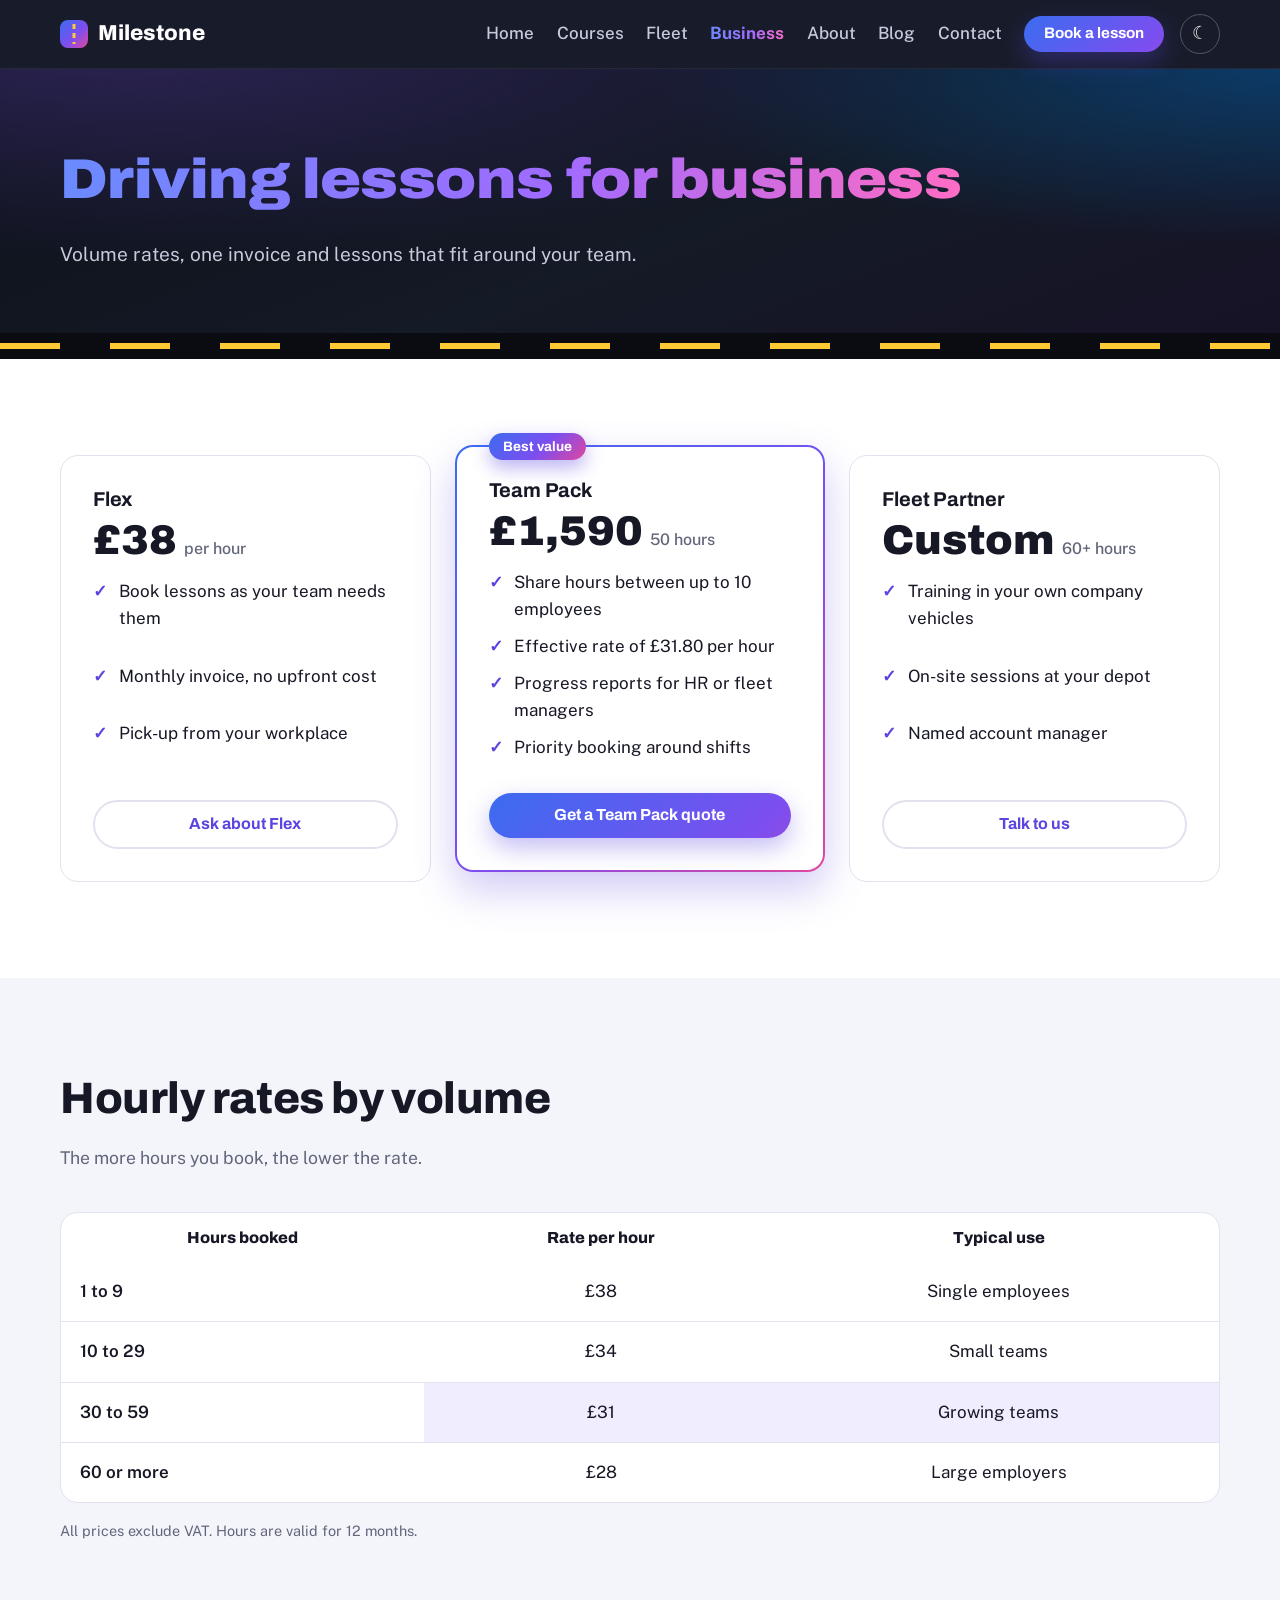
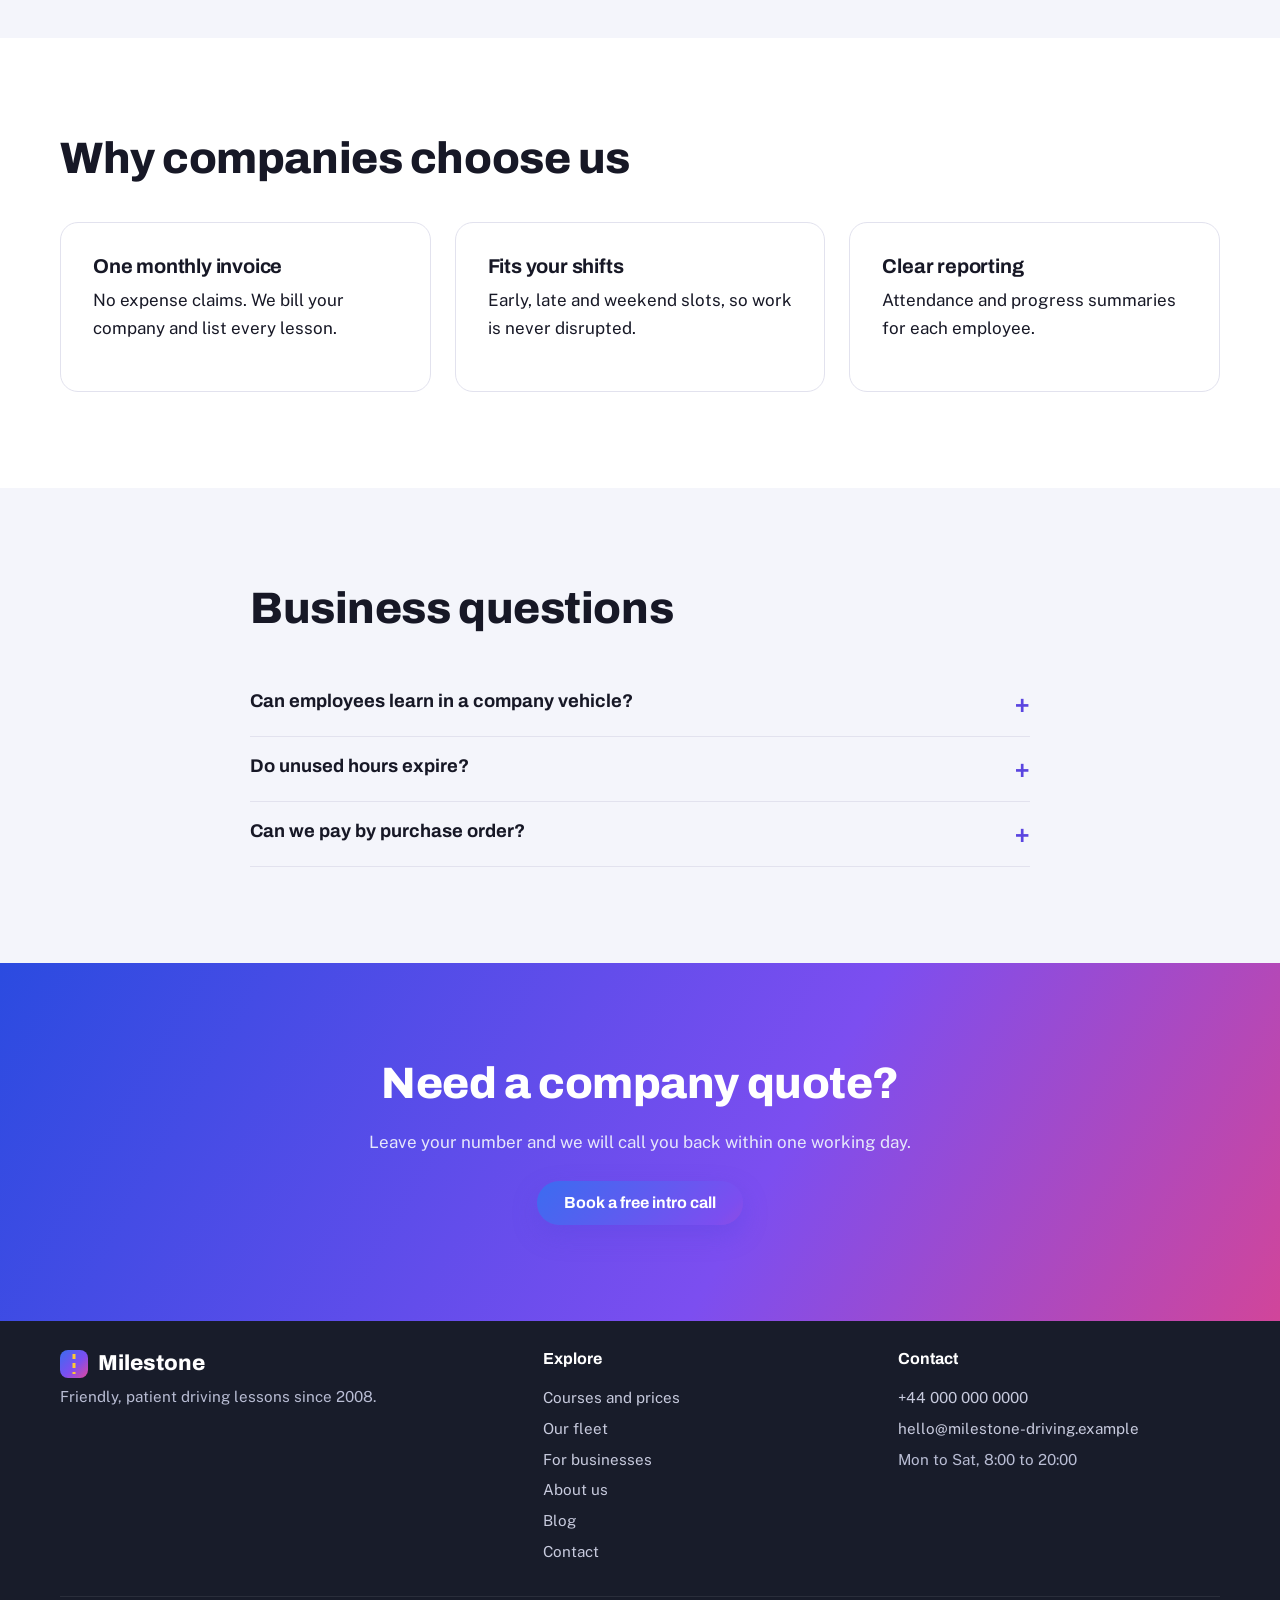
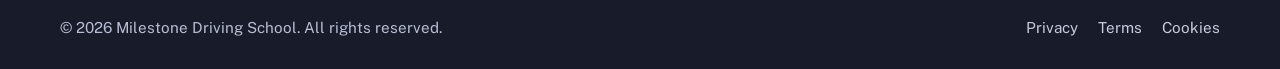
<file: business.html>
<!DOCTYPE html>
<html lang="en">
<head>
  <meta charset="UTF-8">
  <meta name="viewport" content="width=device-width, initial-scale=1">
  <title>For businesses | Milestone Driving School</title>
  <meta name="description" content="Driving lesson rates for companies, teams and fleet drivers.">
  <link rel="preconnect" href="https://fonts.googleapis.com">
  <link rel="preconnect" href="https://fonts.gstatic.com" crossorigin>
  <link href="https://fonts.googleapis.com/css2?family=Archivo:wdth,wght@75..125,500..900&family=Public+Sans:wght@400;500;600&display=swap" rel="stylesheet">
  <link rel="stylesheet" href="style.css?v=3">
  <script>try{var t=localStorage.getItem("theme")||(matchMedia("(prefers-color-scheme: dark)").matches?"dark":"light");document.documentElement.setAttribute("data-theme",t)}catch(e){}</script>
  <link rel="icon" type="image/png" href="images/favicon.png">
</head>
<body>
<a class="skip" href="#main">Skip to content</a>
<header class="site-header">
  <div class="wrap bar">
    <a class="logo" href="index.html" aria-label="Milestone Driving School home">
      <span class="logo-mark" aria-hidden="true"></span>Milestone
    </a>
    <div class="bar-end">
      <input type="checkbox" id="nav-toggle" class="nav-toggle" aria-label="Toggle menu">
      <nav class="nav" aria-label="Main">
      <a href="index.html">Home</a>
      <a href="courses.html">Courses</a>
      <a href="fleet.html">Fleet</a>
      <a href="business.html" aria-current="page">Business</a>
      <a href="about.html">About</a>
      <a href="blog.html">Blog</a>
      <a href="contact.html">Contact</a>
        <a class="btn btn-small" href="contact.html">Book a lesson</a>
      </nav>
      <button class="theme-toggle" id="theme-toggle" type="button" aria-label="Switch to dark mode"></button>
      <label for="nav-toggle" class="burger" aria-hidden="true"><span></span></label>
    </div>
  </div>
</header>
<main id="main">
<section class="page-hero">
  <div class="wrap"><h1><span class="grad-text">Driving lessons for business</span></h1><p>Volume rates, one invoice and lessons that fit around your team.</p></div>
  <div class="road" aria-hidden="true"></div>
</section>

<!-- BUSINESS PLANS -->
<!-- Replace names, prices, hours and included items in all three plans below with your own -->
<section class="section">
  <div class="wrap">
    <div class="cards three">
      <article class="plan"><h3>Flex</h3><p class="price">£38 <span>per hour</span></p>
        <ul><li>Book lessons as your team needs them</li><li>Monthly invoice, no upfront cost</li><li>Pick-up from your workplace</li></ul>
        <a class="btn btn-ghost btn-block" href="contact.html">Ask about Flex</a></article>
      <article class="plan featured"><span class="badge">Best value</span><h3>Team Pack</h3><p class="price">£1,590 <span>50 hours</span></p>
        <ul><li>Share hours between up to 10 employees</li><li>Effective rate of £31.80 per hour</li><li>Progress reports for HR or fleet managers</li><li>Priority booking around shifts</li></ul>
        <a class="btn btn-block" href="contact.html">Get a Team Pack quote</a></article>
      <article class="plan"><h3>Fleet Partner</h3><p class="price">Custom <span>60+ hours</span></p>
        <ul><li>Training in your own company vehicles</li><li>On-site sessions at your depot</li><li>Named account manager</li></ul>
        <a class="btn btn-ghost btn-block" href="contact.html">Talk to us</a></article>
    </div>
  </div>
</section>

<!-- VOLUME RATE TABLE -->
<!-- Replace hour bands, rates and typical use with your own volume pricing -->
<section class="section tint">
  <div class="wrap">
    <div class="section-head"><h2>Hourly rates by volume</h2><p>The more hours you book, the lower the rate.</p></div>
    <div class="table-wrap">
      <table>
        <thead><tr><th scope="col">Hours booked</th><th scope="col">Rate per hour</th><th scope="col">Typical use</th></tr></thead>
        <tbody>
          <tr><th scope="row">1 to 9</th><td>£38</td><td>Single employees</td></tr>
          <tr><th scope="row">10 to 29</th><td>£34</td><td>Small teams</td></tr>
          <tr><th scope="row">30 to 59</th><td class="hl">£31</td><td class="hl">Growing teams</td></tr>
          <tr><th scope="row">60 or more</th><td>£28</td><td>Large employers</td></tr>
        </tbody>
      </table>
    </div>
    <p class="note">All prices exclude VAT. Hours are valid for 12 months.</p>
  </div>
</section>

<!-- BENEFITS -->
<section class="section">
  <div class="wrap">
    <div class="section-head"><h2>Why companies choose us</h2></div>
    <div class="cards three">
      <article class="card"><h3>One monthly invoice</h3><p>No expense claims. We bill your company and list every lesson.</p></article>
      <article class="card"><h3>Fits your shifts</h3><p>Early, late and weekend slots, so work is never disrupted.</p></article>
      <article class="card"><h3>Clear reporting</h3><p>Attendance and progress summaries for each employee.</p></article>
    </div>
  </div>
</section>

<!-- BUSINESS FAQ -->
<!-- Edit questions and answers to match your own business terms (vehicle use, expiry, payment methods) -->
<section class="section tint">
  <div class="wrap narrow">
    <div class="section-head left"><h2>Business questions</h2></div>
    <details><summary>Can employees learn in a company vehicle?</summary><p>Yes, on the Fleet Partner plan, subject to insurance and a vehicle check.</p></details>
    <details><summary>Do unused hours expire?</summary><p>Hours are valid for 12 months from the date of purchase.</p></details>
    <details><summary>Can we pay by purchase order?</summary><p>Yes. We accept purchase orders and bank transfer on 30-day terms.</p></details>
  </div>
</section>
<section class="cta">
  <div class="wrap center-block">
    <h2>Need a company quote?</h2>
    <p>Leave your number and we will call you back within one working day.</p>
    <a class="btn" href="contact.html">Book a free intro call</a>
  </div>
</section>
</main>
<footer class="site-footer">
  <div class="wrap foot-grid">
    <div>
      <a class="logo" href="index.html"><span class="logo-mark" aria-hidden="true"></span>Milestone</a>
      <p>Friendly, patient driving lessons since 2008.</p>
    </div>
    <nav aria-label="Footer">
      <h4>Explore</h4>
      <a href="courses.html">Courses and prices</a>
      <a href="fleet.html">Our fleet</a>
      <a href="business.html">For businesses</a>
      <a href="about.html">About us</a>
      <a href="blog.html">Blog</a>
      <a href="contact.html">Contact</a>
    </nav>
    <div>
      <h4>Contact</h4>
      <a href="tel:+440000000000">+44 000 000 0000</a>
      <a href="mailto:hello@milestone-driving.example">hello@milestone-driving.example</a>
      <span>Mon to Sat, 8:00 to 20:00</span>
    </div>
  </div>
  <div class="wrap copy">
    <p>&copy; 2026 Milestone Driving School. All rights reserved.</p>
    <p><a href="#">Privacy</a> <a href="#">Terms</a> <a href="#">Cookies</a></p>
  </div>
</footer>
<script src="script.js?v=3"></script>
</body>
</html>
</file>
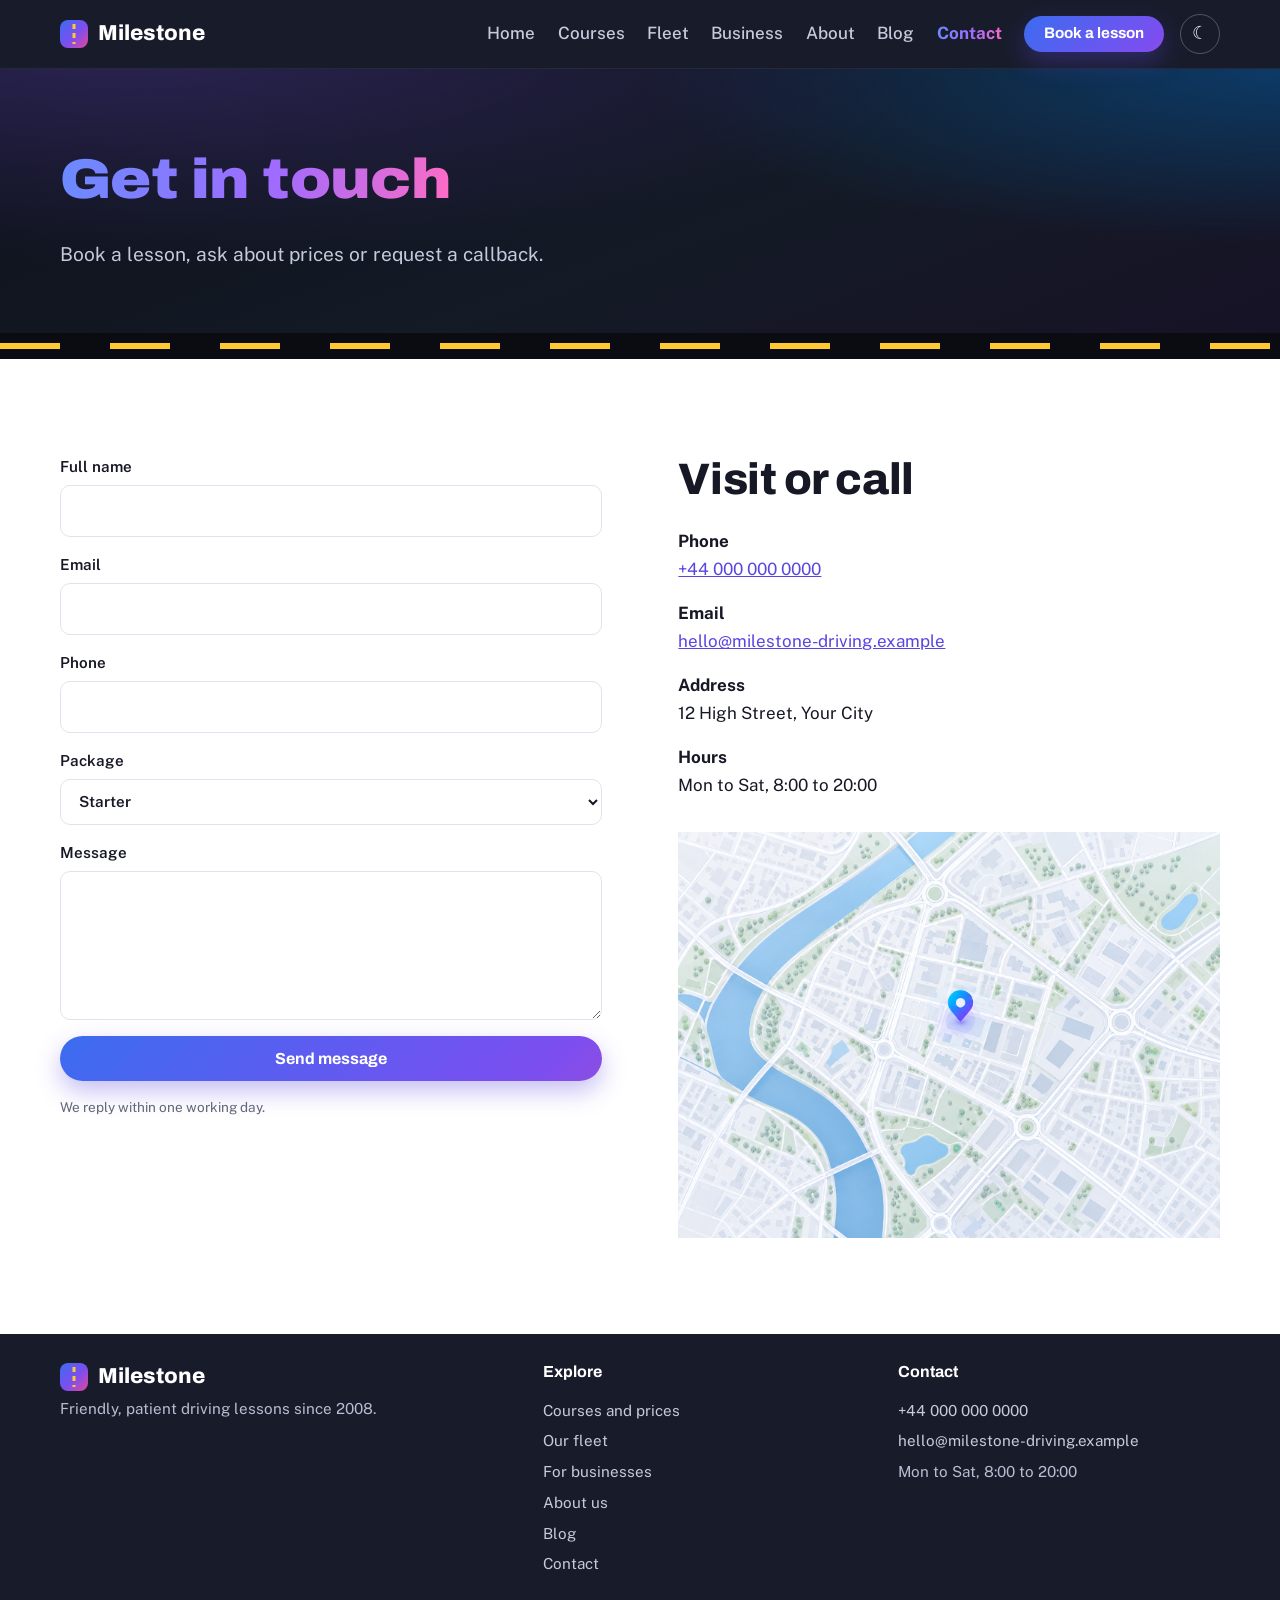
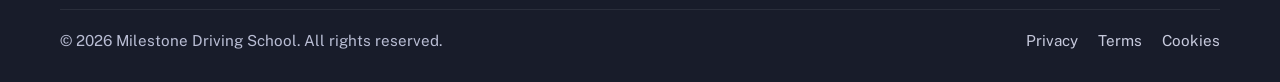
<file: contact.html>
<!DOCTYPE html>
<html lang="en">
<head>
  <meta charset="UTF-8">
  <meta name="viewport" content="width=device-width, initial-scale=1">
  <title>Contact | Milestone Driving School</title>
  <meta name="description" content="Book a lesson or ask us a question.">
  <link rel="preconnect" href="https://fonts.googleapis.com">
  <link rel="preconnect" href="https://fonts.gstatic.com" crossorigin>
  <link href="https://fonts.googleapis.com/css2?family=Archivo:wdth,wght@75..125,500..900&family=Public+Sans:wght@400;500;600&display=swap" rel="stylesheet">
  <link rel="stylesheet" href="style.css?v=3">
  <script>try{var t=localStorage.getItem("theme")||(matchMedia("(prefers-color-scheme: dark)").matches?"dark":"light");document.documentElement.setAttribute("data-theme",t)}catch(e){}</script>
  <link rel="icon" type="image/png" href="images/favicon.png">
</head>
<body>
<a class="skip" href="#main">Skip to content</a>
<header class="site-header">
  <div class="wrap bar">
    <a class="logo" href="index.html" aria-label="Milestone Driving School home">
      <span class="logo-mark" aria-hidden="true"></span>Milestone
    </a>
    <div class="bar-end">
      <input type="checkbox" id="nav-toggle" class="nav-toggle" aria-label="Toggle menu">
      <nav class="nav" aria-label="Main">
      <a href="index.html">Home</a>
      <a href="courses.html">Courses</a>
      <a href="fleet.html">Fleet</a>
      <a href="business.html">Business</a>
      <a href="about.html">About</a>
      <a href="blog.html">Blog</a>
      <a href="contact.html" aria-current="page">Contact</a>
        <a class="btn btn-small" href="contact.html">Book a lesson</a>
      </nav>
      <button class="theme-toggle" id="theme-toggle" type="button" aria-label="Switch to dark mode"></button>
      <label for="nav-toggle" class="burger" aria-hidden="true"><span></span></label>
    </div>
  </div>
</header>
<main id="main">
<section class="page-hero">
  <div class="wrap"><h1><span class="grad-text">Get in touch</span></h1><p>Book a lesson, ask about prices or request a callback.</p></div>
  <div class="road" aria-hidden="true"></div>
</section>
<section class="section">
  <div class="wrap grid-2 top">
    <!-- IMPORTANT: action="#" does not send this form anywhere. Point it to your booking system, email service (e.g. Formspree) or backend before going live -->
    <form class="form" action="#" method="post">
      <label>Full name<input type="text" name="fullname" autocomplete="name" required></label>
      <label>Email<input type="email" name="email" autocomplete="email" required></label>
      <label>Phone<input type="tel" name="phone" autocomplete="tel"></label>
      <!-- Package names here must match the package names on courses.html - update both places if you rename a package -->
      <label>Package
        <select name="package"><option>Starter</option><option>Test Ready</option><option>Refresher</option><option>Not sure yet</option></select>
      </label>
      <label>Message<textarea name="message" rows="5"></textarea></label>
      <button class="btn btn-block" type="submit">Send message</button>
      <p class="fine">We reply within one working day.</p>
    </form>
    <div>
      <h2>Visit or call</h2>
      <!-- Replace phone number, email, address and opening hours - same details also appear in the footer on every page, keep them in sync -->
      <ul class="info-list">
        <li><strong>Phone</strong><a href="tel:+440000000000">+44 000 000 0000</a></li>
        <li><strong>Email</strong><a href="mailto:hello@milestone-driving.example">hello@milestone-driving.example</a></li>
        <li><strong>Address</strong>12 High Street, Your City</li>
        <li><strong>Hours</strong>Mon to Sat, 8:00 to 20:00</li>
      </ul>
      <!-- This is a static image, not an interactive map. For a real embed, replace this <img> with a Google Maps
           or OpenStreetMap <iframe> (search "google maps embed" for a free embed code using your own address) -->
      <img src="images/map.png" alt="Milestone driving school location">
    </div>
  </div>
</section>
</main>
<footer class="site-footer">
  <div class="wrap foot-grid">
    <div>
      <a class="logo" href="index.html"><span class="logo-mark" aria-hidden="true"></span>Milestone</a>
      <p>Friendly, patient driving lessons since 2008.</p>
    </div>
    <nav aria-label="Footer">
      <h4>Explore</h4>
      <a href="courses.html">Courses and prices</a>
      <a href="fleet.html">Our fleet</a>
      <a href="business.html">For businesses</a>
      <a href="about.html">About us</a>
      <a href="blog.html">Blog</a>
      <a href="contact.html">Contact</a>
    </nav>
    <div>
      <h4>Contact</h4>
      <a href="tel:+440000000000">+44 000 000 0000</a>
      <a href="mailto:hello@milestone-driving.example">hello@milestone-driving.example</a>
      <span>Mon to Sat, 8:00 to 20:00</span>
    </div>
  </div>
  <div class="wrap copy">
    <p>&copy; 2026 Milestone Driving School. All rights reserved.</p>
    <p><a href="#">Privacy</a> <a href="#">Terms</a> <a href="#">Cookies</a></p>
  </div>
</footer>
<script src="script.js?v=3"></script>
</body>
</html>
</file>
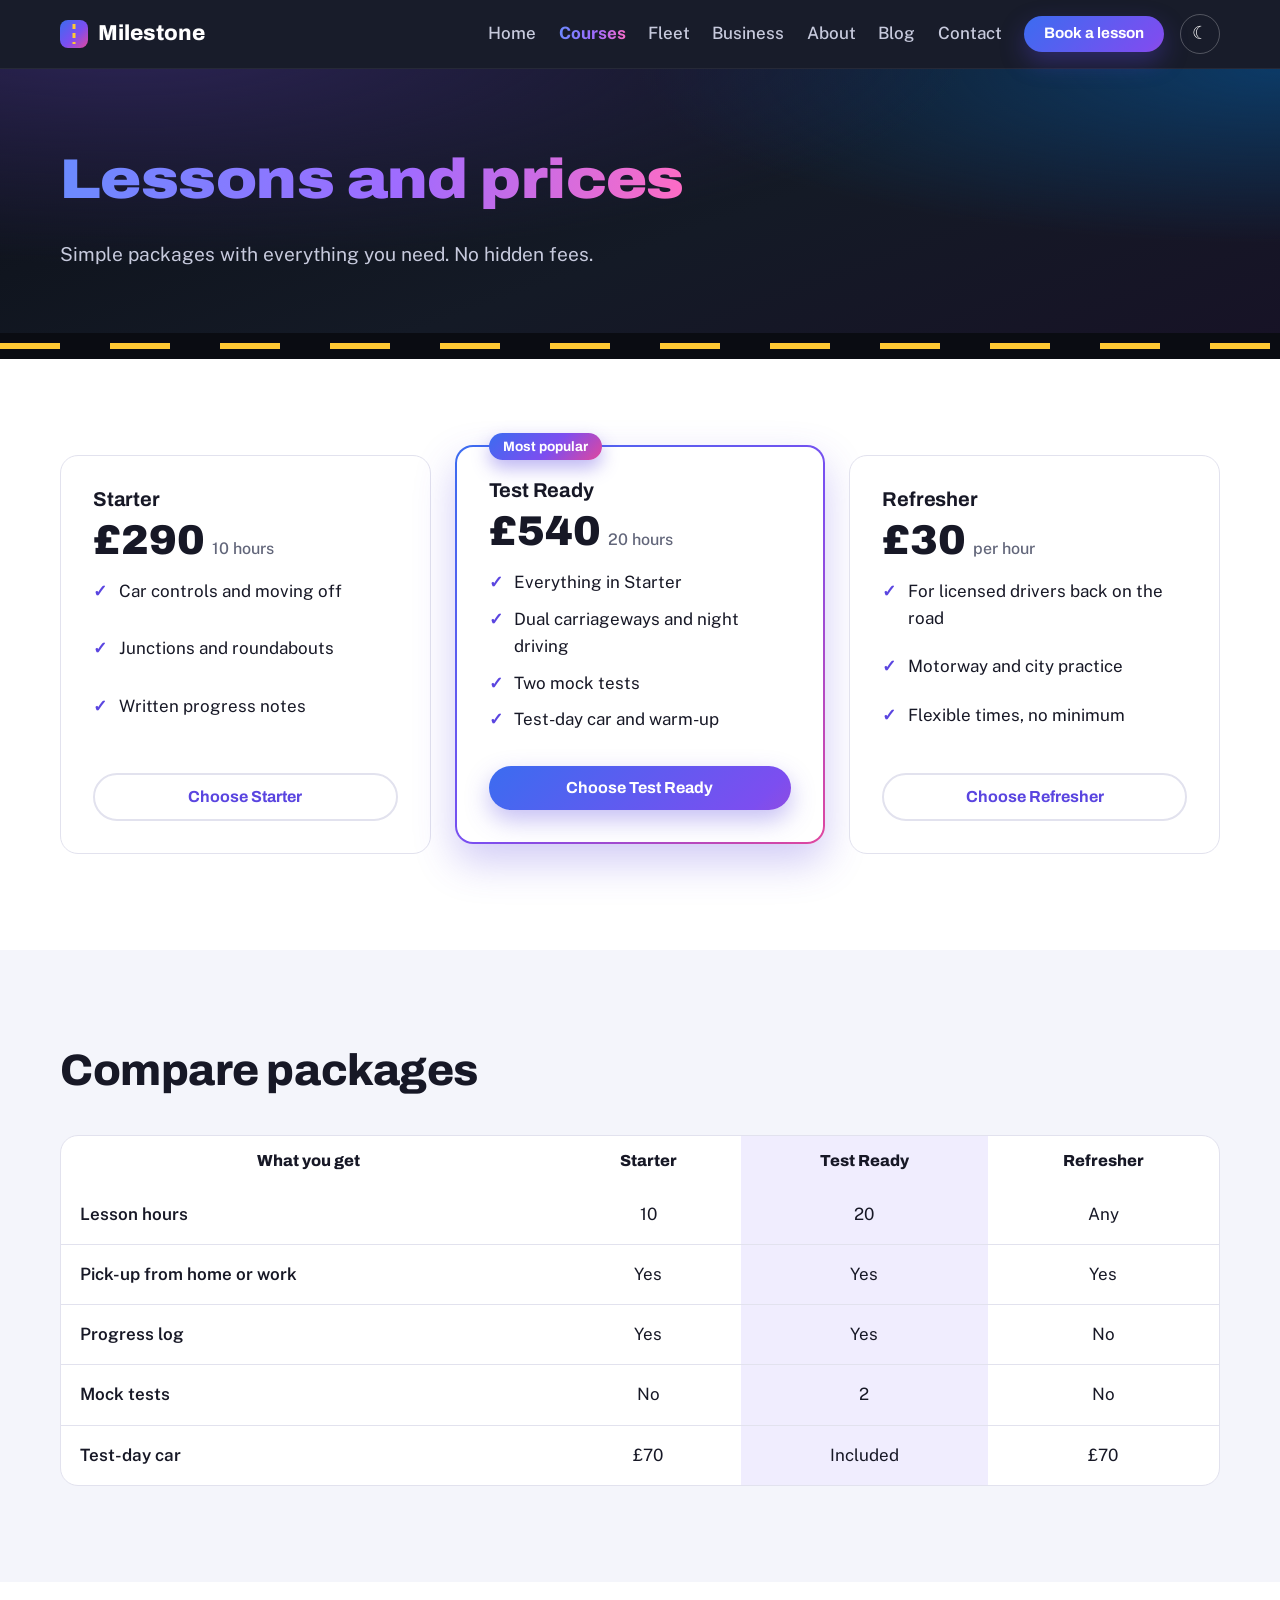
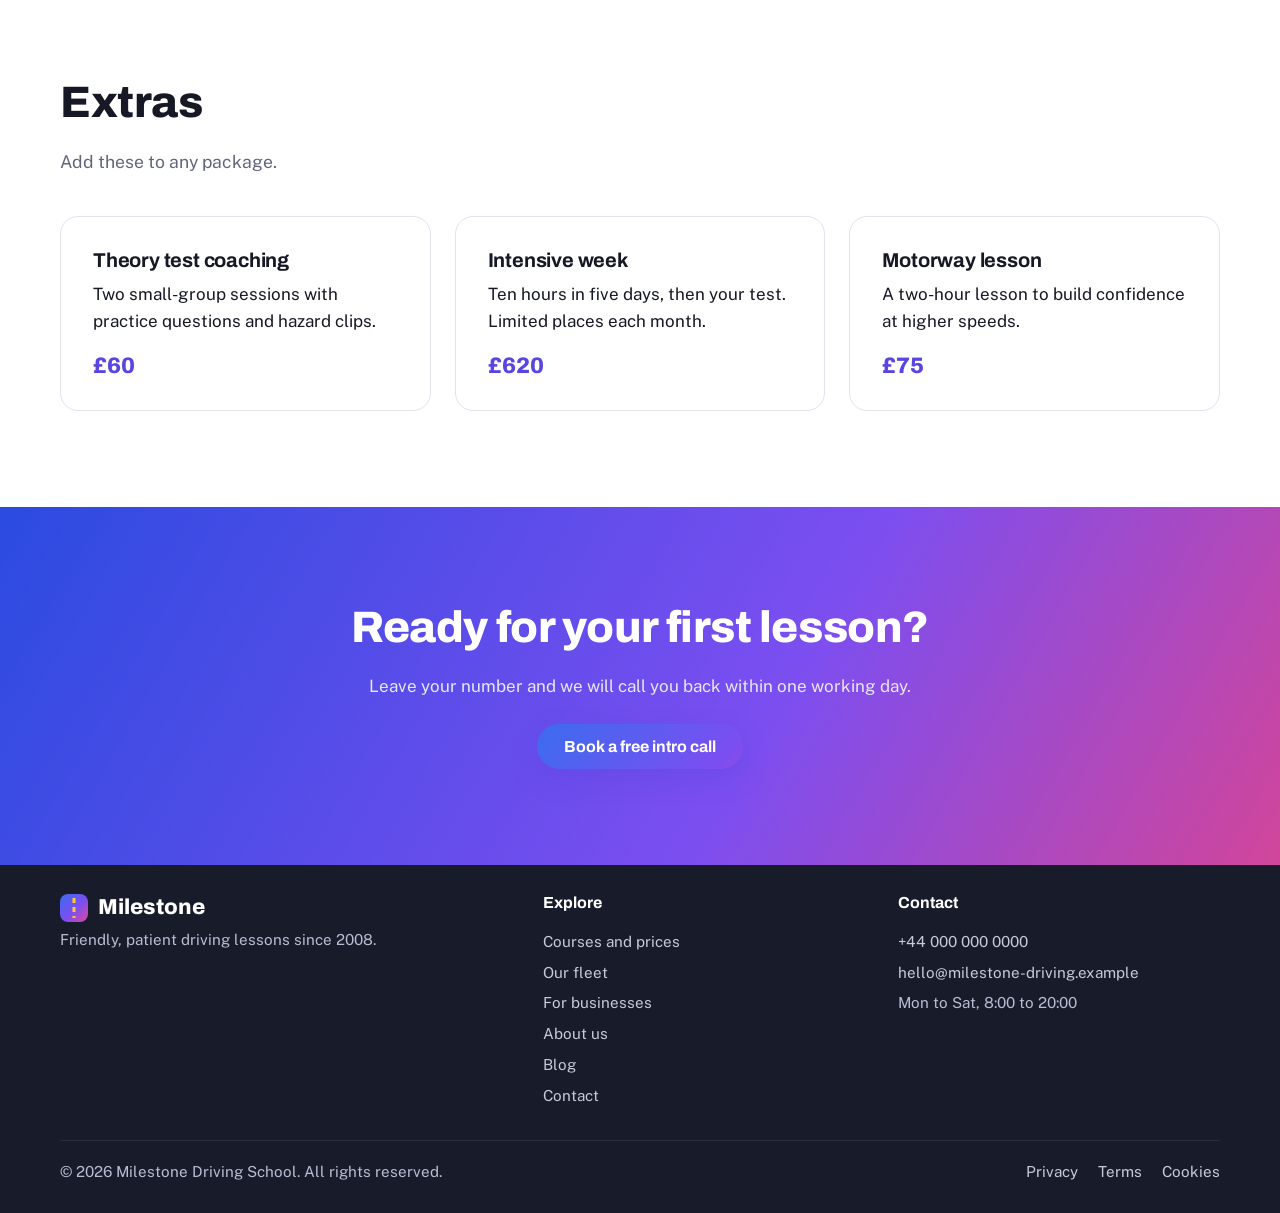
<file: courses.html>
<!DOCTYPE html>
<html lang="en">
<head>
  <meta charset="UTF-8">
  <meta name="viewport" content="width=device-width, initial-scale=1">
  <title>Courses and prices | Milestone Driving School</title>
  <meta name="description" content="Driving lesson packages for beginners, test candidates and returning drivers.">
  <link rel="preconnect" href="https://fonts.googleapis.com">
  <link rel="preconnect" href="https://fonts.gstatic.com" crossorigin>
  <link href="https://fonts.googleapis.com/css2?family=Archivo:wdth,wght@75..125,500..900&family=Public+Sans:wght@400;500;600&display=swap" rel="stylesheet">
  <link rel="stylesheet" href="style.css?v=3">
  <script>try{var t=localStorage.getItem("theme")||(matchMedia("(prefers-color-scheme: dark)").matches?"dark":"light");document.documentElement.setAttribute("data-theme",t)}catch(e){}</script>
  <link rel="icon" type="image/png" href="images/favicon.png">
</head>
<body>
<a class="skip" href="#main">Skip to content</a>
<header class="site-header">
  <div class="wrap bar">
    <a class="logo" href="index.html" aria-label="Milestone Driving School home">
      <span class="logo-mark" aria-hidden="true"></span>Milestone
    </a>
    <div class="bar-end">
      <input type="checkbox" id="nav-toggle" class="nav-toggle" aria-label="Toggle menu">
      <nav class="nav" aria-label="Main">
      <a href="index.html">Home</a>
      <a href="courses.html" aria-current="page">Courses</a>
      <a href="fleet.html">Fleet</a>
      <a href="business.html">Business</a>
      <a href="about.html">About</a>
      <a href="blog.html">Blog</a>
      <a href="contact.html">Contact</a>
        <a class="btn btn-small" href="contact.html">Book a lesson</a>
      </nav>
      <button class="theme-toggle" id="theme-toggle" type="button" aria-label="Switch to dark mode"></button>
      <label for="nav-toggle" class="burger" aria-hidden="true"><span></span></label>
    </div>
  </div>
</header>
<main id="main">
<section class="page-hero">
  <div class="wrap"><h1><span class="grad-text">Lessons and prices</span></h1><p>Simple packages with everything you need. No hidden fees.</p></div>
  <div class="road" aria-hidden="true"></div>
</section>

<!-- MAIN PACKAGES -->
<!-- Same three packages as on index.html - keep names, prices and hours in sync on both pages.
     Package names here must also match the dropdown options on contact.html -->
<section class="section">
  <div class="wrap">
    <div class="cards three">
      <article class="plan"><h3>Starter</h3><p class="price">£290 <span>10 hours</span></p>
        <ul><li>Car controls and moving off</li><li>Junctions and roundabouts</li><li>Written progress notes</li></ul>
        <a class="btn btn-ghost btn-block" href="contact.html">Choose Starter</a></article>
      <article class="plan featured"><span class="badge">Most popular</span><h3>Test Ready</h3><p class="price">£540 <span>20 hours</span></p>
        <ul><li>Everything in Starter</li><li>Dual carriageways and night driving</li><li>Two mock tests</li><li>Test-day car and warm-up</li></ul>
        <a class="btn btn-block" href="contact.html">Choose Test Ready</a></article>
      <article class="plan"><h3>Refresher</h3><p class="price">£30 <span>per hour</span></p>
        <ul><li>For licensed drivers back on the road</li><li>Motorway and city practice</li><li>Flexible times, no minimum</li></ul>
        <a class="btn btn-ghost btn-block" href="contact.html">Choose Refresher</a></article>
    </div>
  </div>
</section>

<!-- COMPARISON TABLE -->
<!-- Must stay consistent with the three packages above - if you add, rename or remove a package,
     update this table too (including the header, the "hl" highlight column, and every row) -->
<section class="section tint">
  <div class="wrap">
    <div class="section-head"><h2>Compare packages</h2></div>
    <div class="table-wrap">
      <table>
        <thead><tr><th scope="col">What you get</th><th scope="col">Starter</th><th scope="col" class="hl">Test Ready</th><th scope="col">Refresher</th></tr></thead>
        <tbody>
          <tr><th scope="row">Lesson hours</th><td>10</td><td class="hl">20</td><td>Any</td></tr>
          <tr><th scope="row">Pick-up from home or work</th><td>Yes</td><td class="hl">Yes</td><td>Yes</td></tr>
          <tr><th scope="row">Progress log</th><td>Yes</td><td class="hl">Yes</td><td>No</td></tr>
          <tr><th scope="row">Mock tests</th><td>No</td><td class="hl">2</td><td>No</td></tr>
          <tr><th scope="row">Test-day car</th><td>£70</td><td class="hl">Included</td><td>£70</td></tr>
        </tbody>
      </table>
    </div>
  </div>
</section>

<!-- ADD-ONS -->
<!-- Replace with your own extras and prices, or remove cards you don't offer -->
<section class="section">
  <div class="wrap">
    <div class="section-head"><h2>Extras</h2><p>Add these to any package.</p></div>
    <div class="cards three">
      <article class="card"><h3>Theory test coaching</h3><p>Two small-group sessions with practice questions and hazard clips.</p><p class="price-sm">£60</p></article>
      <article class="card"><h3>Intensive week</h3><p>Ten hours in five days, then your test. Limited places each month.</p><p class="price-sm">£620</p></article>
      <article class="card"><h3>Motorway lesson</h3><p>A two-hour lesson to build confidence at higher speeds.</p><p class="price-sm">£75</p></article>
    </div>
  </div>
</section>
<section class="cta">
  <div class="wrap center-block">
    <h2>Ready for your first lesson?</h2>
    <p>Leave your number and we will call you back within one working day.</p>
    <a class="btn" href="contact.html">Book a free intro call</a>
  </div>
</section>
</main>
<footer class="site-footer">
  <div class="wrap foot-grid">
    <div>
      <a class="logo" href="index.html"><span class="logo-mark" aria-hidden="true"></span>Milestone</a>
      <p>Friendly, patient driving lessons since 2008.</p>
    </div>
    <nav aria-label="Footer">
      <h4>Explore</h4>
      <a href="courses.html">Courses and prices</a>
      <a href="fleet.html">Our fleet</a>
      <a href="business.html">For businesses</a>
      <a href="about.html">About us</a>
      <a href="blog.html">Blog</a>
      <a href="contact.html">Contact</a>
    </nav>
    <div>
      <h4>Contact</h4>
      <a href="tel:+440000000000">+44 000 000 0000</a>
      <a href="mailto:hello@milestone-driving.example">hello@milestone-driving.example</a>
      <span>Mon to Sat, 8:00 to 20:00</span>
    </div>
  </div>
  <div class="wrap copy">
    <p>&copy; 2026 Milestone Driving School. All rights reserved.</p>
    <p><a href="#">Privacy</a> <a href="#">Terms</a> <a href="#">Cookies</a></p>
  </div>
</footer>
<script src="script.js?v=3"></script>
</body>
</html>
</file>
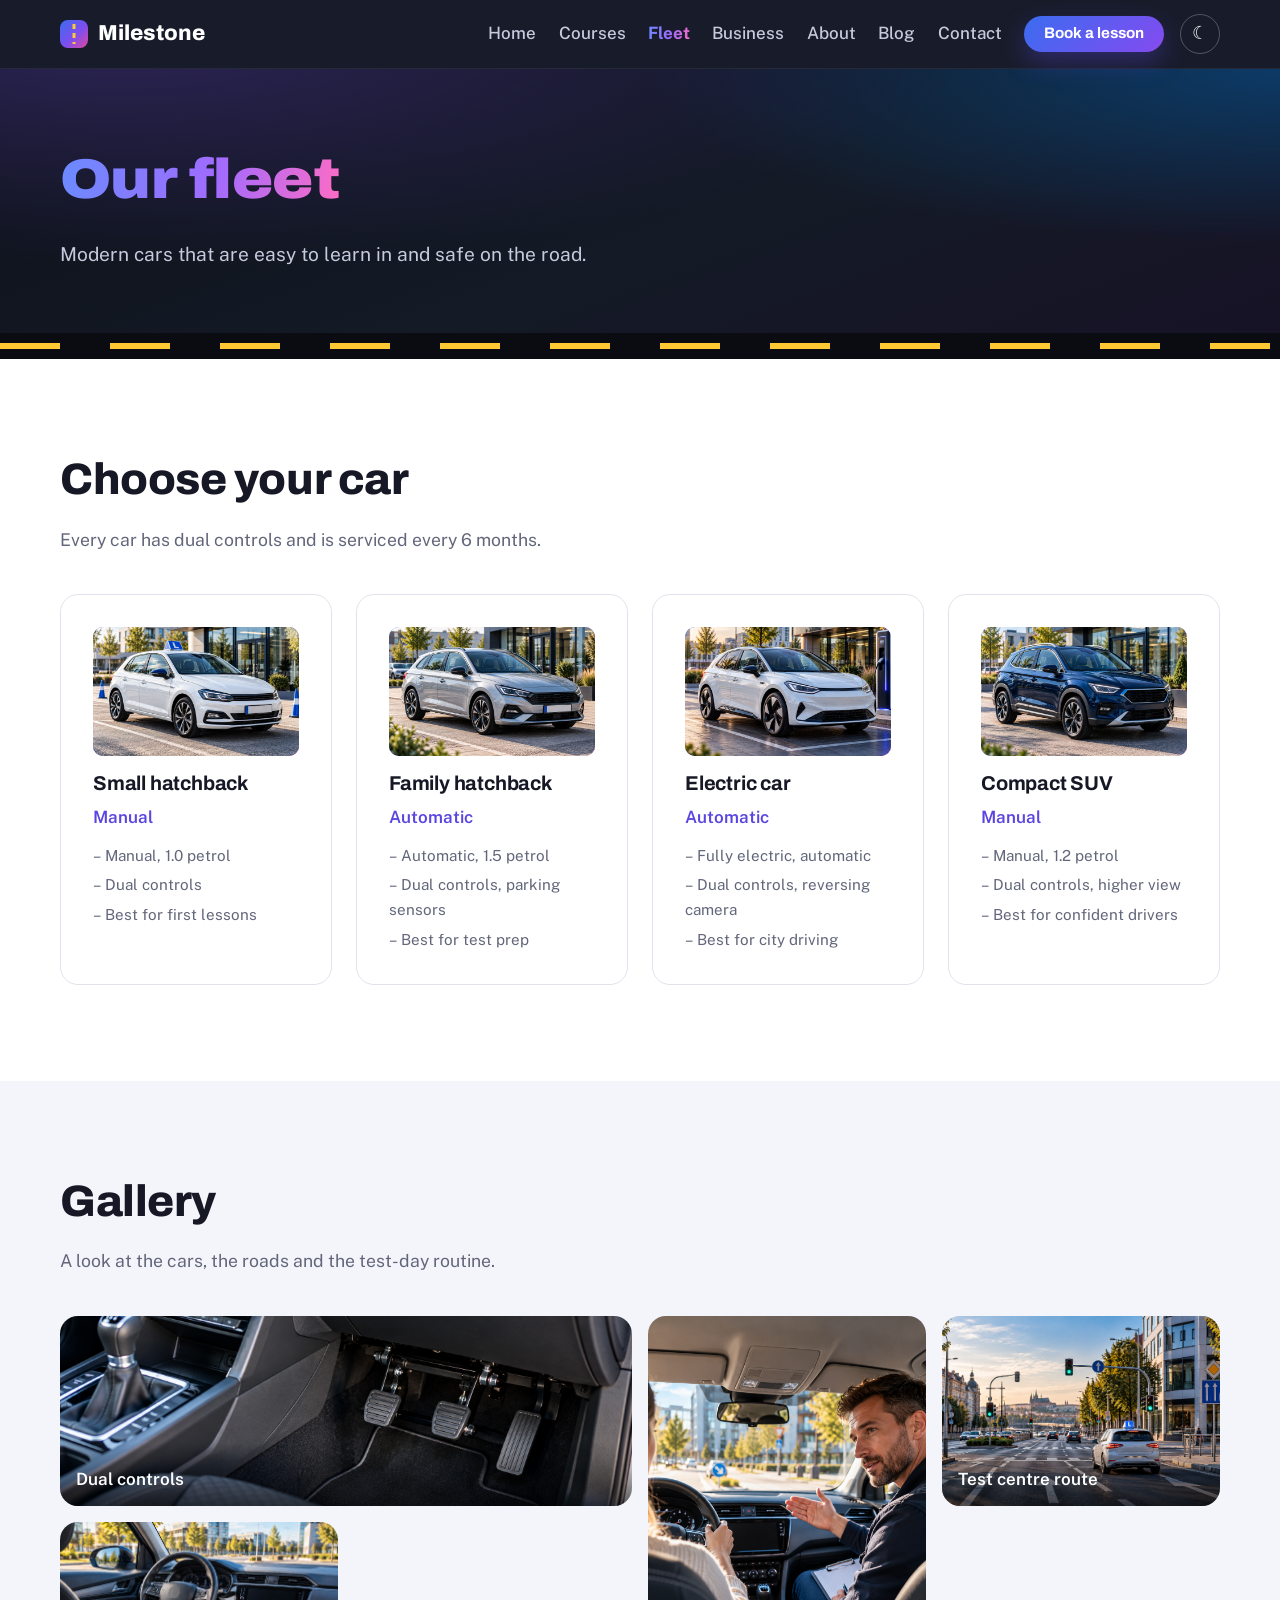
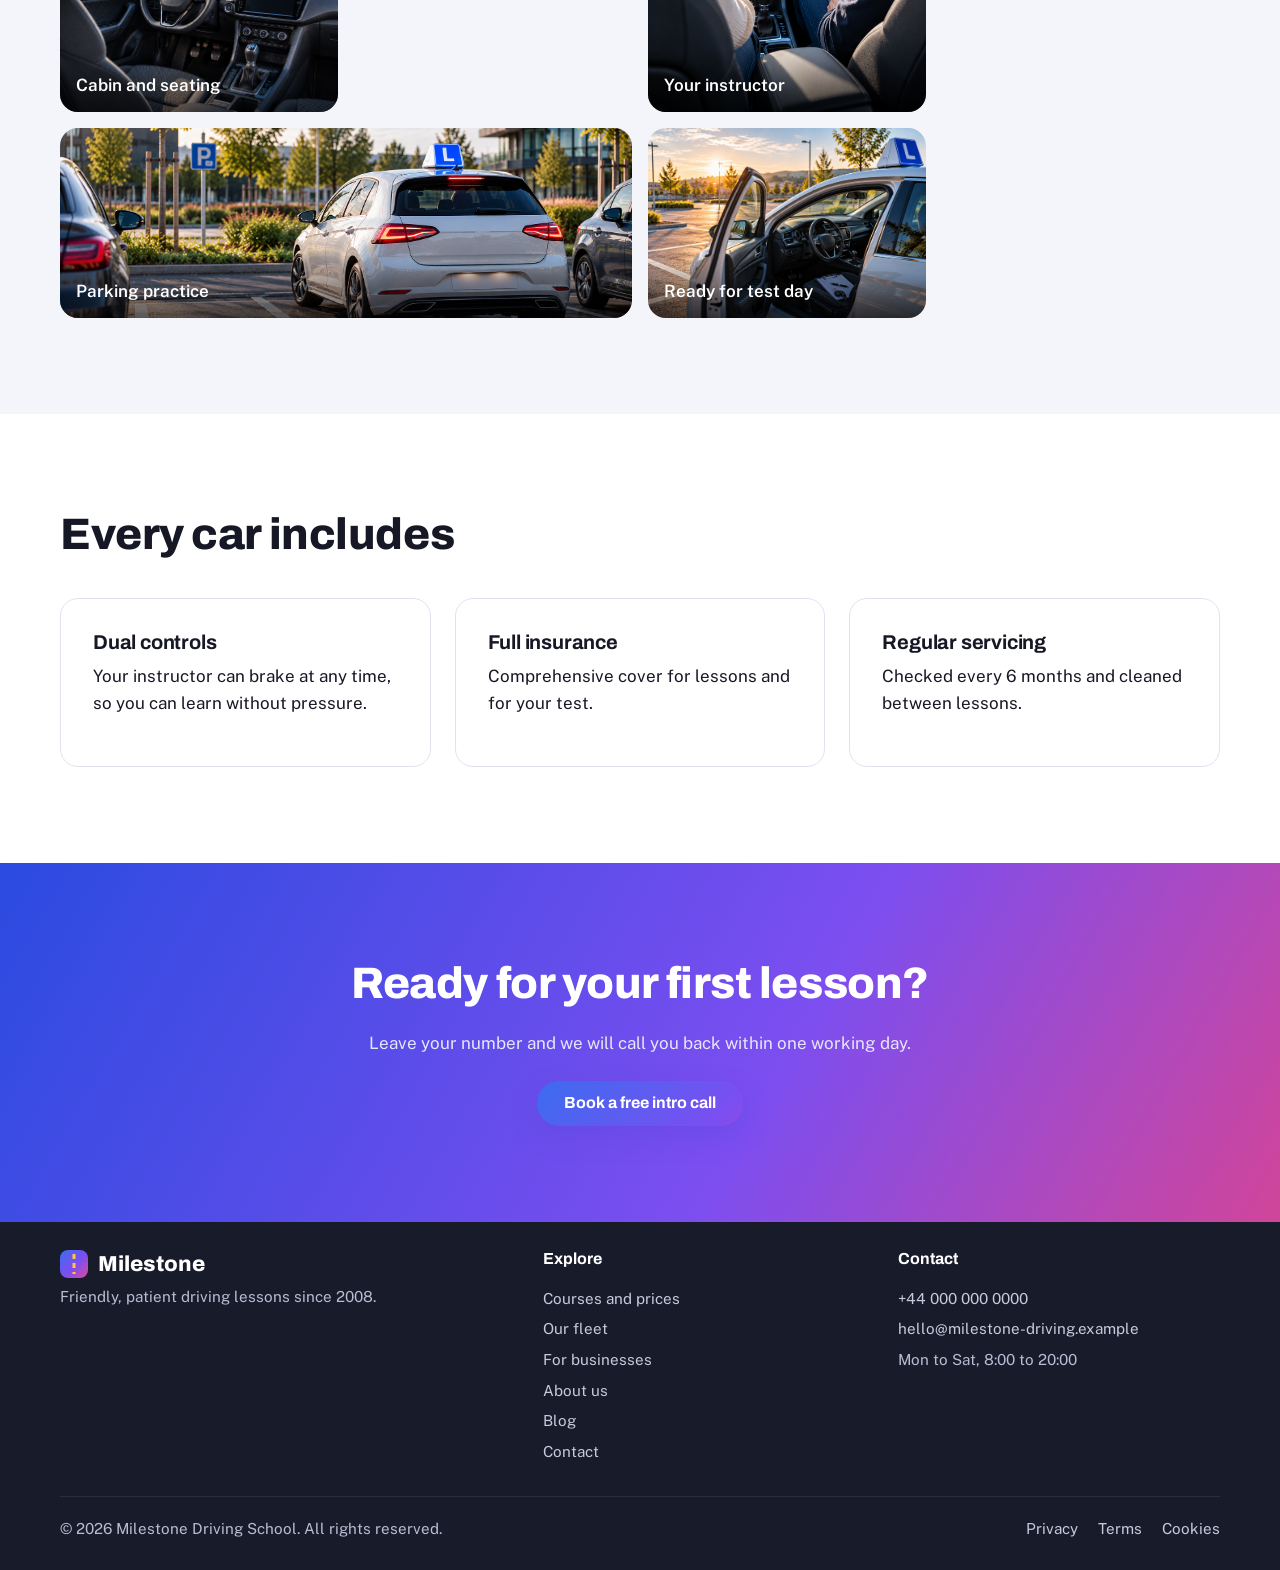
<file: fleet.html>
<!DOCTYPE html>
<html lang="en">
<head>
  <meta charset="UTF-8">
  <meta name="viewport" content="width=device-width, initial-scale=1">
  <title>Our fleet | Milestone Driving School</title>
  <meta name="description" content="Modern, safe and regularly serviced dual-control cars.">
  <link rel="preconnect" href="https://fonts.googleapis.com">
  <link rel="preconnect" href="https://fonts.gstatic.com" crossorigin>
  <link href="https://fonts.googleapis.com/css2?family=Archivo:wdth,wght@75..125,500..900&family=Public+Sans:wght@400;500;600&display=swap" rel="stylesheet">
  <link rel="stylesheet" href="style.css?v=3">
  <script>try{var t=localStorage.getItem("theme")||(matchMedia("(prefers-color-scheme: dark)").matches?"dark":"light");document.documentElement.setAttribute("data-theme",t)}catch(e){}</script>
  <link rel="icon" type="image/png" href="images/favicon.png">
</head>
<body>
<a class="skip" href="#main">Skip to content</a>
<header class="site-header">
  <div class="wrap bar">
    <a class="logo" href="index.html" aria-label="Milestone Driving School home">
      <span class="logo-mark" aria-hidden="true"></span>Milestone
    </a>
    <div class="bar-end">
      <input type="checkbox" id="nav-toggle" class="nav-toggle" aria-label="Toggle menu">
      <nav class="nav" aria-label="Main">
      <a href="index.html">Home</a>
      <a href="courses.html">Courses</a>
      <a href="fleet.html" aria-current="page">Fleet</a>
      <a href="business.html">Business</a>
      <a href="about.html">About</a>
      <a href="blog.html">Blog</a>
      <a href="contact.html">Contact</a>
        <a class="btn btn-small" href="contact.html">Book a lesson</a>
      </nav>
      <button class="theme-toggle" id="theme-toggle" type="button" aria-label="Switch to dark mode"></button>
      <label for="nav-toggle" class="burger" aria-hidden="true"><span></span></label>
    </div>
  </div>
</header>
<main id="main">
<section class="page-hero">
  <div class="wrap"><h1><span class="grad-text">Our fleet</span></h1><p>Modern cars that are easy to learn in and safe on the road.</p></div>
  <div class="road" aria-hidden="true"></div>
</section>

<!-- CAR CARDS -->
<!-- Replace photos, names, gearbox and specs for each of the four cars with your own fleet -->
<section class="section">
  <div class="wrap">
    <div class="section-head"><h2>Choose your car</h2><p>Every car has dual controls and is serviced every 6 months.</p></div>
    <div class="cards four">
      <article class="card">
        <img class="car-img" src="images/car1.png" alt="Small hatchback used for lessons">
        <h3>Small hatchback</h3><p class="role">Manual</p><ul class="specs"><li>Manual, 1.0 petrol</li><li>Dual controls</li><li>Best for first lessons</li></ul>
      </article>
      <article class="card">
        <img class="car-img" src="images/car2.png" alt="Family hatchback used for lessons">
        <h3>Family hatchback</h3><p class="role">Automatic</p><ul class="specs"><li>Automatic, 1.5 petrol</li><li>Dual controls, parking sensors</li><li>Best for test prep</li></ul>
      </article>
      <article class="card">
        <img class="car-img" src="images/car3.png" alt="Electric car used for lessons">
        <h3>Electric car</h3><p class="role">Automatic</p><ul class="specs"><li>Fully electric, automatic</li><li>Dual controls, reversing camera</li><li>Best for city driving</li></ul>
      </article>
      <article class="card">
        <img class="car-img" src="images/car4.png" alt="Compact SUV used for lessons">
        <h3>Compact SUV</h3><p class="role">Manual</p><ul class="specs"><li>Manual, 1.2 petrol</li><li>Dual controls, higher view</li><li>Best for confident drivers</li></ul>
      </article>
    </div>
  </div>
</section>

<!-- GALLERY -->
<!-- Replace photos and captions. Every 3rd tile automatically gets an alternate gradient background
     (see .tile:nth-child(3n+2) / (3n+3) in style.css) - keep six tiles total to keep that pattern even,
     or adjust the CSS if you add/remove tiles -->
<section class="section tint">
  <div class="wrap">
    <div class="section-head"><h2>Gallery</h2><p>A look at the cars, the roads and the test-day routine.</p></div>
    <div class="gallery">
      <figure class="tile wide">
        <img src="images/gallery1.png" alt="Dual controls">
        <figcaption>Dual controls</figcaption>
      </figure>
      <figure class="tile tall">
        <img src="images/gallery4.png" alt="Your instructor">
        <figcaption>Your instructor</figcaption>
      </figure>
      <figure class="tile">
        <img src="images/gallery2.png" alt="Test centre route">
        <figcaption>Test centre route</figcaption>
      </figure>
      <figure class="tile">
        <img src="images/gallery3.png" alt="Cabin and seating">
        <figcaption>Cabin and seating</figcaption>
      </figure>
      <figure class="tile wide">
        <img src="images/gallery5.png" alt="Parking practice">
        <figcaption>Parking practice</figcaption>
      </figure>
      <figure class="tile">
        <img src="images/gallery6.png" alt="Ready for test day">
        <figcaption>Ready for test day</figcaption>
      </figure>
    </div>
  </div>
</section>

<!-- GUARANTEES -->
<section class="section">
  <div class="wrap">
    <div class="section-head"><h2>Every car includes</h2></div>
    <div class="cards three">
      <article class="card"><h3>Dual controls</h3><p>Your instructor can brake at any time, so you can learn without pressure.</p></article>
      <article class="card"><h3>Full insurance</h3><p>Comprehensive cover for lessons and for your test.</p></article>
      <article class="card"><h3>Regular servicing</h3><p>Checked every 6 months and cleaned between lessons.</p></article>
    </div>
  </div>
</section>
<section class="cta">
  <div class="wrap center-block">
    <h2>Ready for your first lesson?</h2>
    <p>Leave your number and we will call you back within one working day.</p>
    <a class="btn" href="contact.html">Book a free intro call</a>
  </div>
</section>
</main>
<footer class="site-footer">
  <div class="wrap foot-grid">
    <div>
      <a class="logo" href="index.html"><span class="logo-mark" aria-hidden="true"></span>Milestone</a>
      <p>Friendly, patient driving lessons since 2008.</p>
    </div>
    <nav aria-label="Footer">
      <h4>Explore</h4>
      <a href="courses.html">Courses and prices</a>
      <a href="fleet.html">Our fleet</a>
      <a href="business.html">For businesses</a>
      <a href="about.html">About us</a>
      <a href="blog.html">Blog</a>
      <a href="contact.html">Contact</a>
    </nav>
    <div>
      <h4>Contact</h4>
      <a href="tel:+440000000000">+44 000 000 0000</a>
      <a href="mailto:hello@milestone-driving.example">hello@milestone-driving.example</a>
      <span>Mon to Sat, 8:00 to 20:00</span>
    </div>
  </div>
  <div class="wrap copy">
    <p>&copy; 2026 Milestone Driving School. All rights reserved.</p>
    <p><a href="#">Privacy</a> <a href="#">Terms</a> <a href="#">Cookies</a></p>
  </div>
</footer>
<script src="script.js?v=3"></script>
</body>
</html>
</file>
<file: style.css>
/* ==========================================================
   Milestone Driving School template
   Premium gradient palette (blue -> violet -> pink) on a
   deep charcoal base, with a road-marking yellow accent.
   Fonts: Archivo (headings) + Public Sans (body)
   ========================================================== */

:root {
  /* brand gradients */
  --grad-brand: linear-gradient(135deg, #3b6cf0 0%, #7c4ef0 55%, #e0479e 100%);
  --grad-brand-2: linear-gradient(135deg, #22c1dc 0%, #3b6cf0 100%);
  --grad-dark: radial-gradient(120% 140% at 10% -10%, #2c2455 0%, transparent 55%),
               radial-gradient(100% 120% at 100% 0%, #0c3a66 0%, transparent 50%),
               linear-gradient(160deg, #0c1018 0%, #141a26 55%, #171226 100%);
  --grad-cta: linear-gradient(120deg, #2b4be0 0%, #7c4ef0 60%, #d1459a 100%);
  --grad-text: linear-gradient(100deg, #6a8bff 0%, #a06bff 55%, #ff6cc4 100%);

  --asphalt: #12151d;
  --asphalt-2: #1d2130;
  --marking: #ffc933;
  --violet: #7c4ef0;
  --blue: #3b6cf0;
  --pink: #e0479e;

  --paper: #ffffff;
  --mist: #f4f5fb;
  --surface: #ffffff;
  --surface-2: #181c2a;   /* dark panels sitting on dark backgrounds, both modes */
  --hl: #f0edfe;
  --line: #e2e2ee;
  --text: #171826;
  --muted: #62667a;
  --link: #5a45e0;
  --on-dark-muted: #b9bdd4;

  --radius: 10px;
  --radius-lg: 18px;
  --shadow: 0 14px 34px rgba(30, 22, 60, .12);
  --shadow-glow: 0 18px 40px rgba(90, 69, 224, .28);

  --font-head: "Archivo", "Segoe UI", Arial, sans-serif;
  --font-body: "Public Sans", "Segoe UI", Arial, sans-serif;
}

html { color-scheme: light; }
html[data-theme="dark"] {
  color-scheme: dark;
  --paper: #0d0f16;
  --mist: #12141e;
  --surface: #171a26;
  --surface-2: #0e1019;
  --hl: #201b3a;
  --line: #2a2d3d;
  --text: #eceefb;
  --muted: #a3a7bd;
  --link: #a9a0ff;
  --on-dark-muted: #b9bdd4;
  --shadow: 0 14px 34px rgba(0, 0, 0, .55);
}

*, *::before, *::after { box-sizing: border-box; }

html { scroll-behavior: smooth; scroll-padding-top: 80px; }

body {
  margin: 0;
  font-family: var(--font-body);
  font-size: 1.0625rem;
  line-height: 1.6;
  color: var(--text);
  background: var(--paper);
  -webkit-font-smoothing: antialiased;
  transition: background-color .25s ease, color .25s ease;
}

img { max-width: 100%; display: block; }
a { color: var(--link); }
ul, ol { margin: 0; padding: 0; }

h1, h2, h3 {
  font-family: var(--font-head);
  line-height: 1.1;
  margin: 0 0 .5em;
  letter-spacing: -.01em;
}
h1 { font-size: clamp(2.6rem, 6.5vw, 4.75rem); font-weight: 900; font-stretch: 112%; }
h2 { font-size: clamp(1.9rem, 4vw, 2.75rem); font-weight: 800; }
h3 { font-size: 1.25rem; font-weight: 700; }
p { margin: 0 0 1em; max-width: 65ch; }

.grad-text {
  background: var(--grad-text);
  -webkit-background-clip: text; background-clip: text;
  color: transparent;
}

:focus-visible { outline: 3px solid var(--marking); outline-offset: 3px; }

.wrap { width: min(1160px, 100% - 2.5rem); margin-inline: auto; }
.narrow { max-width: 780px; }

.skip {
  position: absolute; left: -999px; top: 0;
  background: var(--marking); color: var(--asphalt);
  padding: .6rem 1rem; z-index: 100; font-weight: 600;
}
.skip:focus { left: 0; }

/* ---------- Buttons ---------- */
.btn {
  display: inline-block;
  padding: .9rem 1.7rem;
  border: none;
  border-radius: 999px;
  background: var(--grad-brand);
  background-size: 160% 160%;
  color: #fff;
  font: 700 1rem/1 var(--font-head);
  text-align: center;
  text-decoration: none;
  cursor: pointer;
  box-shadow: 0 10px 24px rgba(90, 69, 224, .35);
  transition: box-shadow .2s, transform .2s, background-position .3s;
}
.btn:hover { box-shadow: 0 14px 30px rgba(90, 69, 224, .48); transform: translateY(-2px); background-position: 100% 0; }
.btn-ghost {
  background: transparent; box-shadow: none;
  border: 2px solid rgba(255, 255, 255, .55); color: inherit;
}
.btn-ghost:hover { background: rgba(255, 255, 255, .12); transform: translateY(-2px); box-shadow: none; }
.section .btn-ghost, .tint .btn-ghost, .plan .btn-ghost { border-color: var(--line); color: var(--link); }
.section .btn-ghost:hover, .tint .btn-ghost:hover, .plan .btn-ghost:hover { background: var(--hl); }
.btn-small { padding: .65rem 1.25rem; font-size: .95rem; }
.btn-block { display: block; width: 100%; }

/* ---------- Header ---------- */
.site-header {
  position: sticky; top: 0; z-index: 50;
  background: var(--surface-2);
  border-bottom: 1px solid rgba(255, 255, 255, .06);
  color: #fff;
}
.bar { display: flex; align-items: center; justify-content: space-between; min-height: 68px; }

.logo {
  display: flex; align-items: center; gap: .6rem;
  color: #fff; text-decoration: none;
  font: 800 1.35rem/1 var(--font-head);
}
.logo-mark {
  width: 28px; height: 28px; border-radius: 8px;
  background: var(--grad-brand);
  position: relative;
}
.logo-mark::after {           /* dashed lane marking */
  content: ""; position: absolute; left: 50%; top: 4px; bottom: 4px; width: 3px;
  transform: translateX(-50%);
  background: repeating-linear-gradient(var(--marking) 0 5px, transparent 5px 9px);
}

.nav { display: flex; align-items: center; gap: 1.4rem; }
.nav a:not(.btn) { color: #c7cadd; text-decoration: none; font-weight: 500; }
.nav a:not(.btn):hover { color: #fff; }
.nav a[aria-current="page"]:not(.btn) {
  background: var(--grad-text); -webkit-background-clip: text; background-clip: text; color: transparent;
  font-weight: 700;
}

.nav-toggle { position: absolute; opacity: 0; pointer-events: none; }
.burger { display: none; width: 44px; height: 44px; cursor: pointer; align-items: center; justify-content: center; }
.burger span, .burger span::before, .burger span::after {
  display: block; width: 24px; height: 2px; background: #fff; position: relative; transition: transform .2s;
}
.burger span::before, .burger span::after { content: ""; position: absolute; left: 0; }
.burger span::before { top: -7px; }
.burger span::after { top: 7px; }
.nav-toggle:focus-visible ~ .burger { outline: 3px solid var(--marking); }

/* ---------- Hero ---------- */
.hero {
  position: relative;
  background:
    linear-gradient(120deg, rgba(12, 16, 24, .88) 0%, rgba(23, 18, 38, .78) 55%, rgba(12, 16, 24, .5) 100%),
    url("images/logo.png") center / cover no-repeat;
  color: #fff;
  padding: clamp(3rem, 8vw, 6rem) 0 0;
  overflow: hidden;
}
.hero-grid {
  display: grid;
  grid-template-columns: 1.2fr .8fr;
  gap: clamp(2rem, 5vw, 4rem);
  align-items: center;
  padding-bottom: clamp(3rem, 6vw, 5rem);
  position: relative; z-index: 1;
}
.lead { font-size: 1.25rem; color: #c7cadd; max-width: 48ch; }
.hero-actions { display: flex; flex-wrap: wrap; gap: .9rem; margin: 2rem 0; }
.ticks { list-style: none; display: flex; flex-wrap: wrap; gap: .6rem 1.5rem; color: #c7cadd; }
.ticks li::before { content: "\2713"; color: var(--marking); font-weight: 700; margin-right: .5rem; }

/* dashed centre line, the memorable detail */
.road {
  position: relative; z-index: 1;
  height: 26px;
  background:
    repeating-linear-gradient(90deg, var(--marking) 0 60px, transparent 60px 110px) center / 100% 6px no-repeat,
    #0a0c12;
}

.quote-card {
    position: relative;
    background: var(--surface);
    color: var(--text);
    border-radius: var(--radius-lg);
    padding: 2rem;

    filter:
        drop-shadow(0 20px 30px rgba(0, 0, 0, 0.4))
        drop-shadow(0 0 30px rgba(99, 102, 241, 0.25));
}

.quote-card::before {
    content: "";
    position: absolute;
    top: 0;
    left: 12%;
    right: 12%;
    height: 2px;

    background: linear-gradient(
        90deg,
        transparent,
        #6366f1,
        #a855f7,
        transparent
    );

    border-radius: 999px;
    opacity: 0.8;
}
.quote-card h2 { font-size: 1.6rem; }



/* ---------- Forms ---------- */
.form { display: grid; gap: 1rem; }
.form label { display: grid; gap: .35rem; font-weight: 600; font-size: .95rem; }
.form input, .form select, .form textarea {
  font: inherit; color: inherit;
  padding: .8rem .9rem;
  border: 1.5px solid var(--line);
  border-radius: var(--radius);
  background: var(--surface);
  width: 100%;
}
.form input:focus, .form select:focus, .form textarea:focus {
  outline: none; border-color: var(--violet);
  box-shadow: 0 0 0 3px rgba(124, 78, 240, .2);
}
.fine { margin: 0; font-size: .85rem; color: var(--muted); }
.form.on-dark { background: var(--surface); color: var(--text); padding: 2rem; border-radius: var(--radius-lg); border: 1px solid var(--line); }

/* ---------- Trust bar ---------- */
.trust { background: var(--grad-cta); color: #fff; }
.trust-grid {
  display: grid; grid-template-columns: repeat(4, 1fr); gap: 1.5rem;
  padding: 1.6rem 0;
}
.trust p { margin: 0; font-size: .95rem; }
.trust strong { display: block; font: 800 1.5rem/1.2 var(--font-head); }

/* ---------- Sections ---------- */
.section { padding: clamp(3.5rem, 8vw, 6rem) 0; background: var(--paper); }
.section.tint { background: var(--mist); }
.section.dark { background: var(--grad-dark); color: #fff; }
.section-head { margin-bottom: 2.5rem; }
.section-head p { color: var(--muted); font-size: 1.1rem; }
.dark .section-head p { color: #c7cadd; }

.cards { display: grid; gap: 1.5rem; }
.cards.three { grid-template-columns: repeat(3, 1fr); }

/* ---------- Pricing ---------- */
.plan {
  position: relative;
  display: flex; flex-direction: column;
  padding: 2rem;
  background: var(--surface);
  border: 1.5px solid var(--line);
  border-radius: var(--radius-lg);
  transition: box-shadow .2s, transform .2s, border-color .2s;
}
.plan:hover { transform: translateY(-4px); box-shadow: var(--shadow); border-color: transparent; }
.plan ul { list-style: none; margin: 1rem 0 2rem; display: grid; gap: .6rem; flex: 1; }
.plan li { padding-left: 1.6rem; position: relative; }
.plan li::before { content: "\2713"; position: absolute; left: 0; color: var(--link); font-weight: 700; }
.price { font: 900 2.6rem/1 var(--font-head); margin: 0; }
.price span { font: 500 1rem var(--font-body); color: var(--muted); }

.plan.featured {
  border: 2px solid transparent;
  background:
    linear-gradient(var(--surface), var(--surface)) padding-box,
    var(--grad-brand) border-box;
  box-shadow: var(--shadow-glow);
  transform: translateY(-10px);
}
.plan.featured:hover { transform: translateY(-14px); }
.badge {
  position: absolute; top: -14px; left: 2rem;
  background: var(--grad-brand); color: #fff;
  font: 700 .85rem var(--font-head);
  padding: .35rem .9rem; border-radius: 999px;
  box-shadow: 0 8px 18px rgba(90, 69, 224, .4);
}

/* ---------- Steps ---------- */
.split { display: grid; grid-template-columns: .8fr 1.2fr; gap: 4rem; align-items: start; }
.steps { list-style: none; counter-reset: step; position: relative; display: grid; gap: 2rem; }
.steps::before {              /* vertical gradient road */
  content: ""; position: absolute; left: 21px; top: 10px; bottom: 10px; width: 3px;
  background: var(--grad-brand); opacity: .55;
}
.steps li { counter-increment: step; position: relative; padding-left: 4rem; }
.steps li::before {
  content: counter(step);
  position: absolute; left: 0; top: 0;
  width: 44px; height: 44px; border-radius: 50%;
  display: grid; place-items: center;
  background: var(--grad-brand); color: #fff;
  font: 800 1.1rem var(--font-head);
  box-shadow: 0 8px 20px rgba(90, 69, 224, .4);
}
.steps p { color: #c7cadd; margin: 0; }

/* ---------- Instructors / photos ---------- */
.person .photo, .photo.tall, .car-img {
  aspect-ratio: 4 / 3;
  border-radius: var(--radius-lg);
  margin-bottom: 1rem;
  background: var(--grad-brand);
  object-fit: cover;   
  width: 100%; 
  object-position: top;
  /* Replace with: background: url("images/daniel.jpg") center / cover; */
}
.photo.tall { aspect-ratio: 4 / 5; }
.car-img { aspect-ratio: 16 / 10; border-radius: var(--radius); object-position: center bottom;}
.person h3 { margin-bottom: .2rem; }
.role { color: var(--link); font-weight: 600; margin-bottom: .5rem; }

/* ---------- Reviews ---------- */
.review {
  margin: 0; padding: 2rem;
  background: var(--surface);
  border-radius: var(--radius-lg);
  border-left: 6px solid transparent;
  border-image: var(--grad-brand) 1;
}
.review p { font-size: 1.1rem; }
.review footer { font-weight: 700; color: var(--muted); }

/* ---------- FAQ ---------- */
details { border-bottom: 1.5px solid var(--line); padding: 1.2rem 0; }
summary {
  cursor: pointer; list-style: none;
  font: 700 1.15rem var(--font-head);
  display: flex; justify-content: space-between; gap: 1rem;
}
summary::-webkit-details-marker { display: none; }
summary::after { content: "+"; font-size: 1.6rem; line-height: 1; color: var(--link); transition: transform .2s; }
details[open] summary::after { transform: rotate(45deg); }
details p { margin: .8rem 0 0; color: var(--muted); }

/* ---------- CTA ---------- */
.cta { background: var(--grad-cta); color: #fff; padding: clamp(3.5rem, 8vw, 6rem) 0; }
.cta-grid { display: grid; grid-template-columns: 1fr 1fr; gap: clamp(2rem, 6vw, 5rem); align-items: center; }
.contact { list-style: none; display: grid; gap: .6rem; margin-top: 1.5rem; }
.contact a { color: #fff; }

/* ---------- Footer ---------- */
.site-footer { background: var(--surface-2); color: var(--on-dark-muted); padding: 1.8rem 0; font-size: .95rem; }
.foot { display: flex; flex-wrap: wrap; justify-content: space-between; gap: 1rem; }
.foot p { margin: 0; }
.foot nav { display: flex; gap: 1.5rem; }
.foot a { color: #c7cadd; text-decoration: none; }
.foot a:hover { color: var(--marking); }

/* ---------- Responsive ---------- */
@media (max-width: 980px) {
  .hero-grid, .split, .cta-grid { grid-template-columns: 1fr; }
  .cards.three { grid-template-columns: 1fr; }
  .trust-grid { grid-template-columns: repeat(2, 1fr); }
  .plan.featured { transform: none; }
  .split { gap: 2rem; }
}

@media (max-width: 980px) {
  .burger { display: flex; }
  .nav {
    position: absolute; left: 0; right: 0; top: 68px;
    flex-direction: column; align-items: stretch; gap: 0;
    background: var(--surface-2);
    padding: .5rem 1.25rem 1.5rem;
    border-top: 1px solid rgba(255, 255, 255, .08);
    display: none;
  }
  .nav a:not(.btn) { padding: .9rem 0; border-bottom: 1px solid rgba(255, 255, 255, .08); }
  .nav .btn { margin-top: 1rem; }
  .nav-toggle:checked ~ .nav { display: flex; }
}

@media (max-width: 480px) {
  .trust-grid { grid-template-columns: 1fr; }
  .hero-actions .btn { width: 100%; }
}

@media (prefers-reduced-motion: reduce) {
  html { scroll-behavior: auto; }
  * { transition: none !important; }
}

/* ==========================================================
   Extra pages: courses, about, contact, blog, 404
   ========================================================== */
.page-hero { background: var(--grad-dark); color: #fff; padding: clamp(3rem, 7vw, 5rem) 0 0; }
.page-hero .wrap { padding-bottom: clamp(2.5rem, 5vw, 4rem); }
.page-hero h1 { font-size: clamp(2.2rem, 5vw, 3.5rem); }
.page-hero p { color: #c7cadd; font-size: 1.2rem; margin: 0; }

.grid-2 { display: grid; grid-template-columns: 1fr 1fr; gap: clamp(2rem, 6vw, 5rem); align-items: center; }
.grid-2.top { align-items: start; }

.card {
  padding: 2rem; background: var(--surface); border: 1.5px solid var(--line);
  border-radius: var(--radius-lg); transition: box-shadow .2s, transform .2s;
}
.card:hover { transform: translateY(-4px); box-shadow: var(--shadow); }
.tint .card { border-color: transparent; }
.price-sm { font: 800 1.4rem var(--font-head); color: var(--link); margin: 0; }

/* comparison table */
.table-wrap { overflow-x: auto; background: var(--surface); border-radius: var(--radius-lg); border: 1.5px solid var(--line); }
table { width: 100%; border-collapse: collapse; min-width: 560px; text-align: center; }
th, td { padding: 1rem 1.2rem; border-bottom: 1px solid var(--line); }
thead th { font: 800 1rem var(--font-head); }
tbody th { text-align: left; font-weight: 600; }
tr:last-child > * { border-bottom: 0; }
.hl { background: var(--hl); }

/* contact */
.info-list { list-style: none; display: grid; gap: 1rem; margin: 1.5rem 0 2rem; }
.info-list li { display: grid; gap: .1rem; }
.map {
  aspect-ratio: 16 / 10; border-radius: var(--radius-lg);
  background:
    linear-gradient(90deg, transparent 49%, var(--line) 49% 51%, transparent 51%),
    linear-gradient(0deg, transparent 49%, var(--line) 49% 51%, transparent 51%),
    var(--mist);
}

/* blog */
.post .thumb {
  aspect-ratio: 16 / 10;
  border-radius: var(--radius-lg);
  margin-bottom: 1rem;
  background: var(--grad-brand);
  object-fit: cover;
  width: 100%;
}
.post h3 a { color: var(--text); text-decoration: none; }
.post h3 a:hover { color: var(--link); }
.meta { color: var(--muted); font-size: .9rem; margin-bottom: .4rem; }
.article h1 { font-size: clamp(2rem, 5vw, 3rem); }
.article h2 { font-size: 1.5rem; margin-top: 2rem; }
.lead-dark { font-size: 1.25rem; color: var(--muted); }

/* centred blocks (CTA, 404) */
.center-block { text-align: center; }
.center-block p { margin-inline: auto; }
.cta .center-block p { color: #e6e7fb; margin-bottom: 1.5rem; }
.big {
  font-size: clamp(5rem, 16vw, 9rem); margin: 0;
  background: var(--grad-brand); -webkit-background-clip: text; background-clip: text; color: transparent;
}

/* footer */
.foot-grid { display: grid; grid-template-columns: 1.4fr 1fr 1fr; gap: 2rem; padding-bottom: 2rem; }
.foot-grid h4 { color: #fff; font: 700 1rem var(--font-head); margin: 0 0 .8rem; }
.foot-grid nav, .foot-grid > div { display: flex; flex-direction: column; gap: .4rem; }
.foot-grid a:not(.logo) { color: #c7cadd; text-decoration: none; }
.foot-grid a:hover { color: var(--marking); }
.copy {
  display: flex; flex-wrap: wrap; justify-content: space-between; gap: 1rem;
  border-top: 1px solid rgba(255, 255, 255, .08); padding-top: 1.2rem;
}
.copy p { margin: 0; }
.copy a { color: #c7cadd; text-decoration: none; margin-left: 1rem; }

@media (max-width: 980px) {
  .grid-2 { grid-template-columns: 1fr; }
  .foot-grid { grid-template-columns: 1fr; }
}

/* ==========================================================
   Theme toggle
   ========================================================== */
.bar-end { display: flex; align-items: center; gap: 1rem; }
.theme-toggle {
  width: 40px; height: 40px; border-radius: 50%;
  border: 1.5px solid rgba(255, 255, 255, .25); background: transparent; color: #fff;
  font-size: 1.1rem; line-height: 1; cursor: pointer;
  display: grid; place-items: center; transition: border-color .2s, transform .2s;
}
.theme-toggle:hover { border-color: var(--marking); transform: rotate(12deg); }
.theme-toggle::before { content: "\263E"; }
html[data-theme="dark"] .theme-toggle::before { content: "\2600\FE0E"; }

/* ==========================================================
   Business and fleet pages
   ========================================================== */
.cards.four { grid-template-columns: repeat(4, 1fr); }
@media (max-width: 1100px) { .cards.four { grid-template-columns: repeat(2, 1fr); } }
@media (max-width: 600px) { .cards.four { grid-template-columns: 1fr; } }

.note { color: var(--muted); font-size: .9rem; margin: 1rem 0 0; }

.specs { list-style: none; display: grid; gap: .35rem; margin-top: .8rem; color: var(--muted); font-size: .95rem; }
.specs li::before { content: "\2013\00a0"; }

.gallery { display: grid; grid-template-columns: repeat(4, 1fr); grid-auto-rows: 190px; gap: 1rem; }
.tile {
  position: relative; overflow: hidden; margin: 0;
  border-radius: var(--radius-lg);
  background: var(--grad-brand);
}
.tile:nth-child(3n + 2) { background: var(--grad-brand-2); }
.tile:nth-child(3n + 3) { background: linear-gradient(135deg, #e0479e, #7c4ef0); }
.tile.wide { grid-column: span 2; }
.tile.tall { grid-row: span 2; }
.tile img { width: 100%; height: 100%; object-fit: cover; }
.tile figcaption {
  position: absolute; left: 0; right: 0; bottom: 0; padding: 1.5rem 1rem .8rem;
  color: #fff; font-weight: 600;
  background: linear-gradient(transparent, rgba(0, 0, 0, .65));
}
@media (max-width: 700px) {
  .gallery { grid-template-columns: repeat(2, 1fr); grid-auto-rows: 150px; }
}


.tile img {
  width: 100%;
  height: 100%;
  object-fit: cover;
  display: block;
}

@media (max-width: 1600px) {
    .quote-card {
        transform: translateX(-70px) scale(0.9);
        transform-origin: top right;
    }
}

@media (max-width: 700px) {
    .quote-card {
        transform: none;
    }
}
</file>
